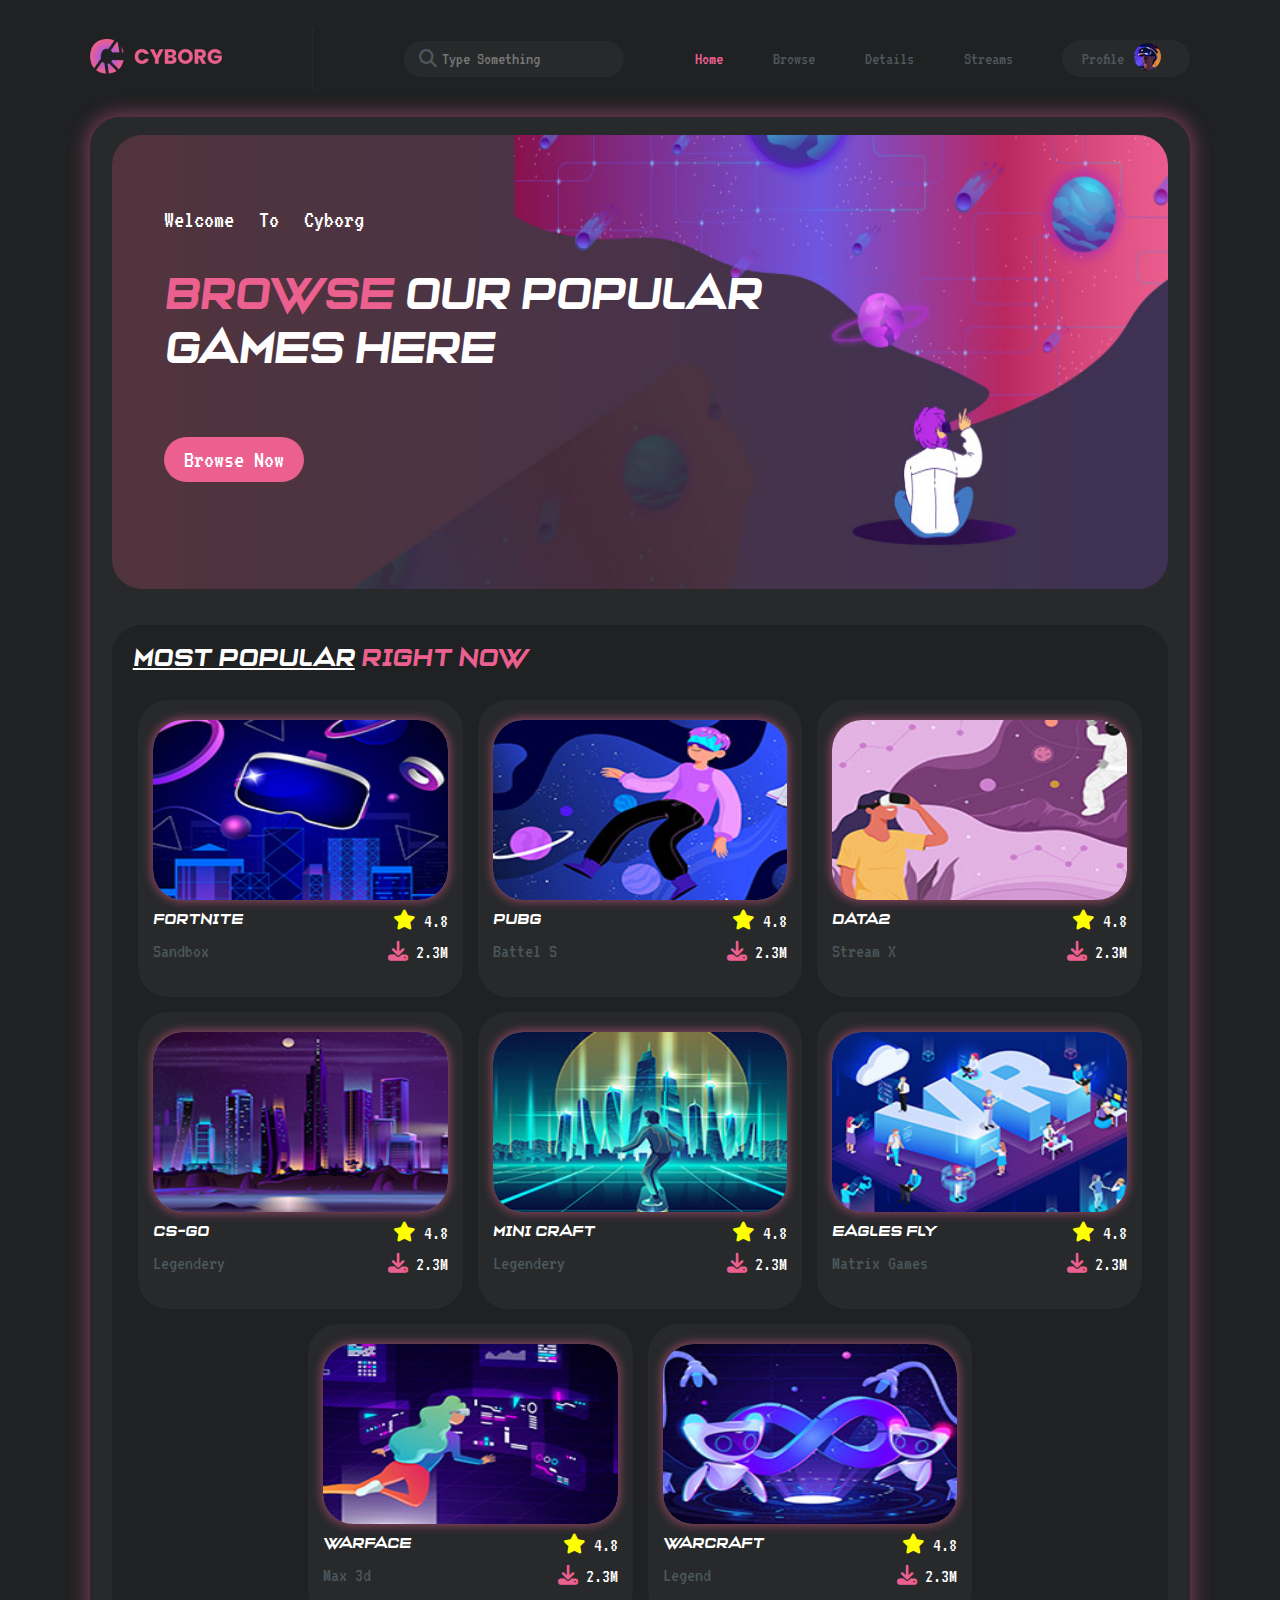
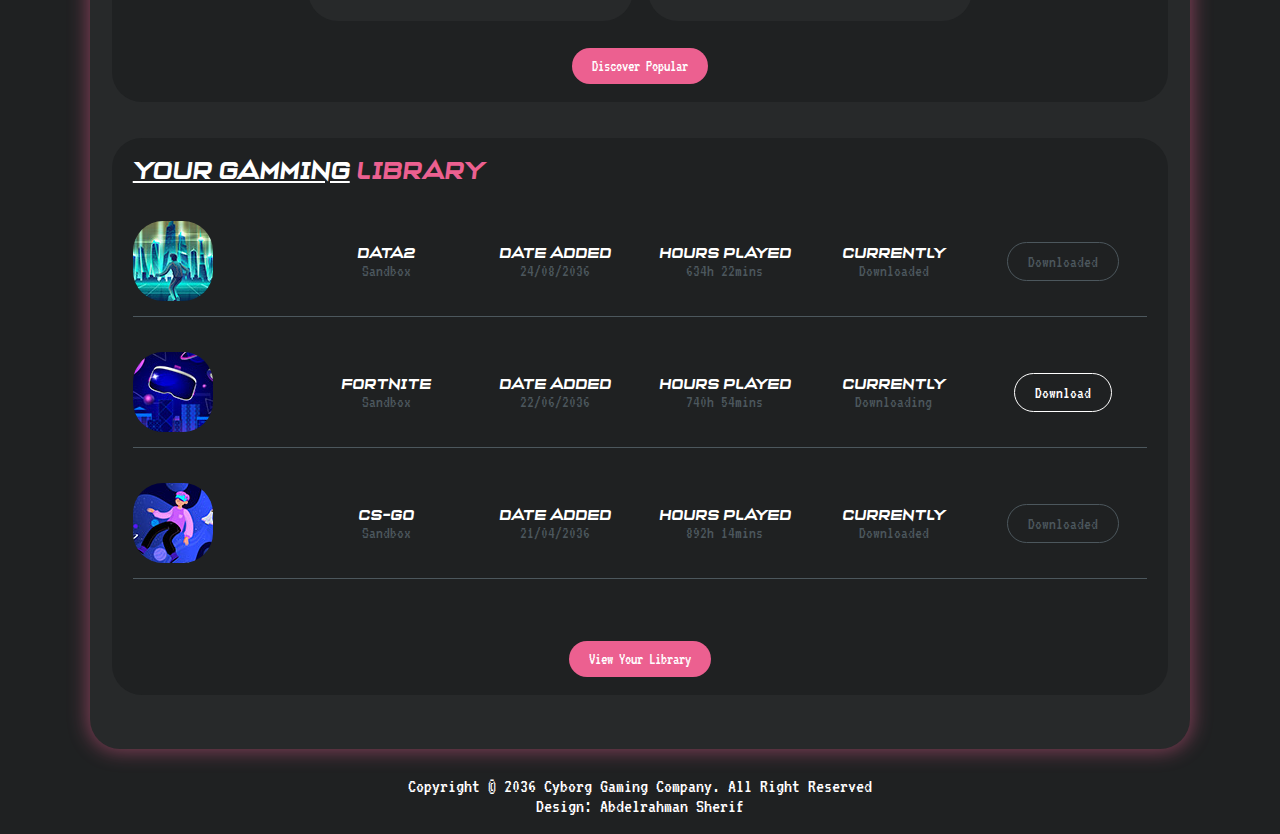
<file: index.html>
<!DOCTYPE html>
<html lang="en">
<head>
    <meta charset="UTF-8">
    <meta name="viewport" content="width=device-width, initial-scale=1.0">
    <title>Cyborg - Awesome HTML5 Template</title>

    <!-- Icons -->
    <link rel="stylesheet" href="https://cdnjs.cloudflare.com/ajax/libs/font-awesome/6.7.2/css/all.min.css" integrity="sha512-Evv84Mr4kqVGRNSgIGL/F/aIDqQb7xQ2vcrdIwxfjThSH8CSR7PBEakCr51Ck+w+/U6swU2Im1vVX0SVk9ABhg==" crossorigin="anonymous" referrerpolicy="no-referrer" />
    <link rel="stylesheet" href="assets/styles/style.css">
</head>
<body>
    <!-- main container -->
    <section class="main-container">   
        <!-- header -->
        <div class="header">
            <div class="logo">
                <a href="index.html"><img src="assets/images/logo.png" alt="logo"></a>
            </div>
            <div class="h-line"></div>
            <div class="search">
                <i class="fa-solid fa-magnifying-glass"></i>
                <input type="search" name="" placeholder="Type Something">
            </div>
            <label for="list"><i class="fa-solid fa-list-ul"></i></label>
            <input type="checkbox" id="list">
            <ul>
                <li><a class="active" href="index.html">home</a></li>
                <li><a href="assets/html/browse.html">browse</a></li>
                <li><a href="assets/html/details.html">details</a></li>
                <li><a href="assets/html/streams.html">streams</a></li>
                <li>
                    <a href="assets/html/profile.html">profile</a>
                    <a href="assets/html/profile.html"><img src="assets/images/profile-header.jpg" alt="profile"></a>
                </li>
            </ul>
        </div>

        <!-- content -->
        <div class="content">
            <!-- banner -->
            <div class="banner">
                <h3>welcome to cyborg</h3>
                <h1><span class="dsclr">browse</span> our popular <span class="dsbrk">games here</span>
                </h1>
                <button>browse now</button>
            </div>
            <!-- games -->
            <div class="popular">
                <h2><span class="under">most popular</span> right now</h2>
                <!-- game items -->
                <div class="cards">
                    <!-- card1 -->
                    <div class="card">
                        <div class="img im1">
                            <img src="assets/images/popular-01.jpg" alt="popular-01">
                        </div>
                        <div class="dt-cn1">
                            <h3>fortnite</h3>
                            <p><i class="fa-solid fa-star"></i> 4.8</p>
                        </div>
                        <div class="dt-cn2">
                            <p class="p">sandbox</p>
                            <p><i class="fa-solid fa-download"></i> 2.3M</p>
                        </div>
                    </div>

                    <!-- card2 -->
                    <div class="card">
                        <div class="img">
                            <img src="assets/images/popular-02.jpg" alt="popular-02">
                        </div>
                        <div class="dt-cn1">
                            <h3>pubg</h3>
                            <p><i class="fa-solid fa-star"></i> 4.8</p>
                        </div>
                        <div class="dt-cn2">
                            <p class="p">battel s</p>
                            <p><i class="fa-solid fa-download"></i> 2.3M</p>
                        </div>
                    </div>

                    <!-- card3 -->
                    <div class="card">
                        <div class="img">
                            <img src="assets/images/popular-03.jpg" alt="popular-03">
                        </div>
                        <div class="dt-cn1">
                            <h3>data2</h3>
                            <p><i class="fa-solid fa-star"></i> 4.8</p>
                        </div>
                        <div class="dt-cn2">
                            <p class="p">stream x</p>
                            <p><i class="fa-solid fa-download"></i> 2.3M</p>
                        </div>
                    </div>

                    <!-- card4 -->
                    <div class="card">
                        <div class="img">
                            <img src="assets/images/popular-04.jpg" alt="popular-04">
                        </div>
                        <div class="dt-cn1">
                            <h3>cs-go</h3>
                            <p><i class="fa-solid fa-star"></i> 4.8</p>
                        </div>
                        <div class="dt-cn2">
                            <p class="p">legendery</p>
                            <p><i class="fa-solid fa-download"></i> 2.3M</p>
                        </div>
                    </div>

                    <!-- card5 -->
                    <div class="card">
                        <div class="img">
                            <img src="assets/images/popular-05.jpg" alt="popular-05">
                        </div>
                        <div class="dt-cn1">
                            <h3>mini craft</h3>
                            <p><i class="fa-solid fa-star"></i> 4.8</p>
                        </div>
                        <div class="dt-cn2">
                            <p class="p">legendery</p>
                            <p><i class="fa-solid fa-download"></i> 2.3M</p>
                        </div>
                    </div>

                    <!-- card6 -->
                    <div class="card">
                        <div class="img">
                            <img src="assets/images/popular-06.jpg" alt="popular-06">
                        </div>
                        <div class="dt-cn1">
                            <h3>eagles fly</h3>
                            <p><i class="fa-solid fa-star"></i> 4.8</p>
                        </div>
                        <div class="dt-cn2">
                            <p class="p">matrix games</p>
                            <p><i class="fa-solid fa-download"></i> 2.3M</p>
                        </div>
                    </div>

                    <!-- card7 -->
                    <div class="card">
                        <div class="img">
                            <img src="assets/images/popular-07.jpg" alt="popular-07">
                        </div>
                        <div class="dt-cn1">
                            <h3>warface</h3>
                            <p><i class="fa-solid fa-star"></i> 4.8</p>
                        </div>
                        <div class="dt-cn2">
                            <p class="p">max 3d</p>
                            <p><i class="fa-solid fa-download"></i> 2.3M</p>
                        </div>
                    </div>

                    <!-- card8 -->
                    <div class="card">
                        <div class="img">
                            <img src="assets/images/popular-08.jpg" alt="popular-08">
                        </div>
                        <div class="dt-cn1">
                            <h3>warcraft</h3>
                            <p><i class="fa-solid fa-star"></i> 4.8</p>
                        </div>
                        <div class="dt-cn2">
                            <p class="p">legend</p>
                            <p><i class="fa-solid fa-download"></i> 2.3M</p>
                        </div>
                    </div>
                </div>

                <!-- button -->
                 <div class="btn">
                    <button>discover popular</button>
                 </div>
            </div>

            <!-- library -->
            <div class="lib">
                <h2><span class="under">your gamming</span> library</h2>
                
                <!-- my games -->
                <div class="my-games">
                    <!-- game1 -->
                    <div class="gm g1">
                        <img src="assets/images/game-01.jpg" alt="game-01">
                        <div class="data ">
                            <h3>data2</h3>
                            <p>sandbox</p>
                        </div>
                        <div class="data">
                            <h3>date added</h3>
                            <p>24/08/2036</p>
                        </div>
                        <div class="data">
                            <h3>hours played</h3>
                            <p>634h 22mins</p>
                        </div>
                        <div class="data">
                            <h3>currently</h3>
                            <p>downloaded</p>
                        </div>
                        <button>downloaded</button>
                    </div>

                    <!-- game2 -->
                    <div class="gm g2">
                        <img src="assets/images/game-02.jpg" alt="game-02">
                        <div class="data ">
                            <h3>fortnite</h3>
                            <p>sandbox</p>
                        </div>
                        <div class="data">
                            <h3>date added</h3>
                            <p>22/06/2036</p>
                        </div>
                        <div class="data">
                            <h3>hours played</h3>
                            <p>740h 54mins</p>
                        </div>
                        <div class="data">
                            <h3>currently</h3>
                            <p>downloading</p>
                        </div>
                        <button>download</button>
                    </div>

                    <!-- game3 -->
                    <div class="gm g1">
                        <img src="assets/images/game-03.jpg" alt="game-03">
                        <div class="data">
                            <h3>cs-go</h3>
                            <p>sandbox</p>
                        </div>
                        <div class="data">
                            <h3>date added</h3>
                            <p>21/04/2036</p>
                        </div>
                        <div class="data">
                            <h3>hours played</h3>
                            <p>892h 14mins</p>
                        </div>
                        <div class="data">
                            <h3>currently</h3>
                            <p>downloaded</p>
                        </div>
                        <button>downloaded</button>
                    </div>
                </div>

                <!-- button -->
                <div class="btn">
                    <button class="button">view your library</button>
                </div>
            </div>
        </div>

        <!-- footer -->
        <div class="footer">
            <p>copyright &copy; 2036 <a href="">cyborg gaming company</a>. all right reserved</p>
            <p>design: <a href="https://www.linkedin.com/in/abdel-rahman-sherif-3a4975357/" target="_blank">abdelrahman sherif</a></p>
        </div>
    </section>
</body>
</html>
</file>
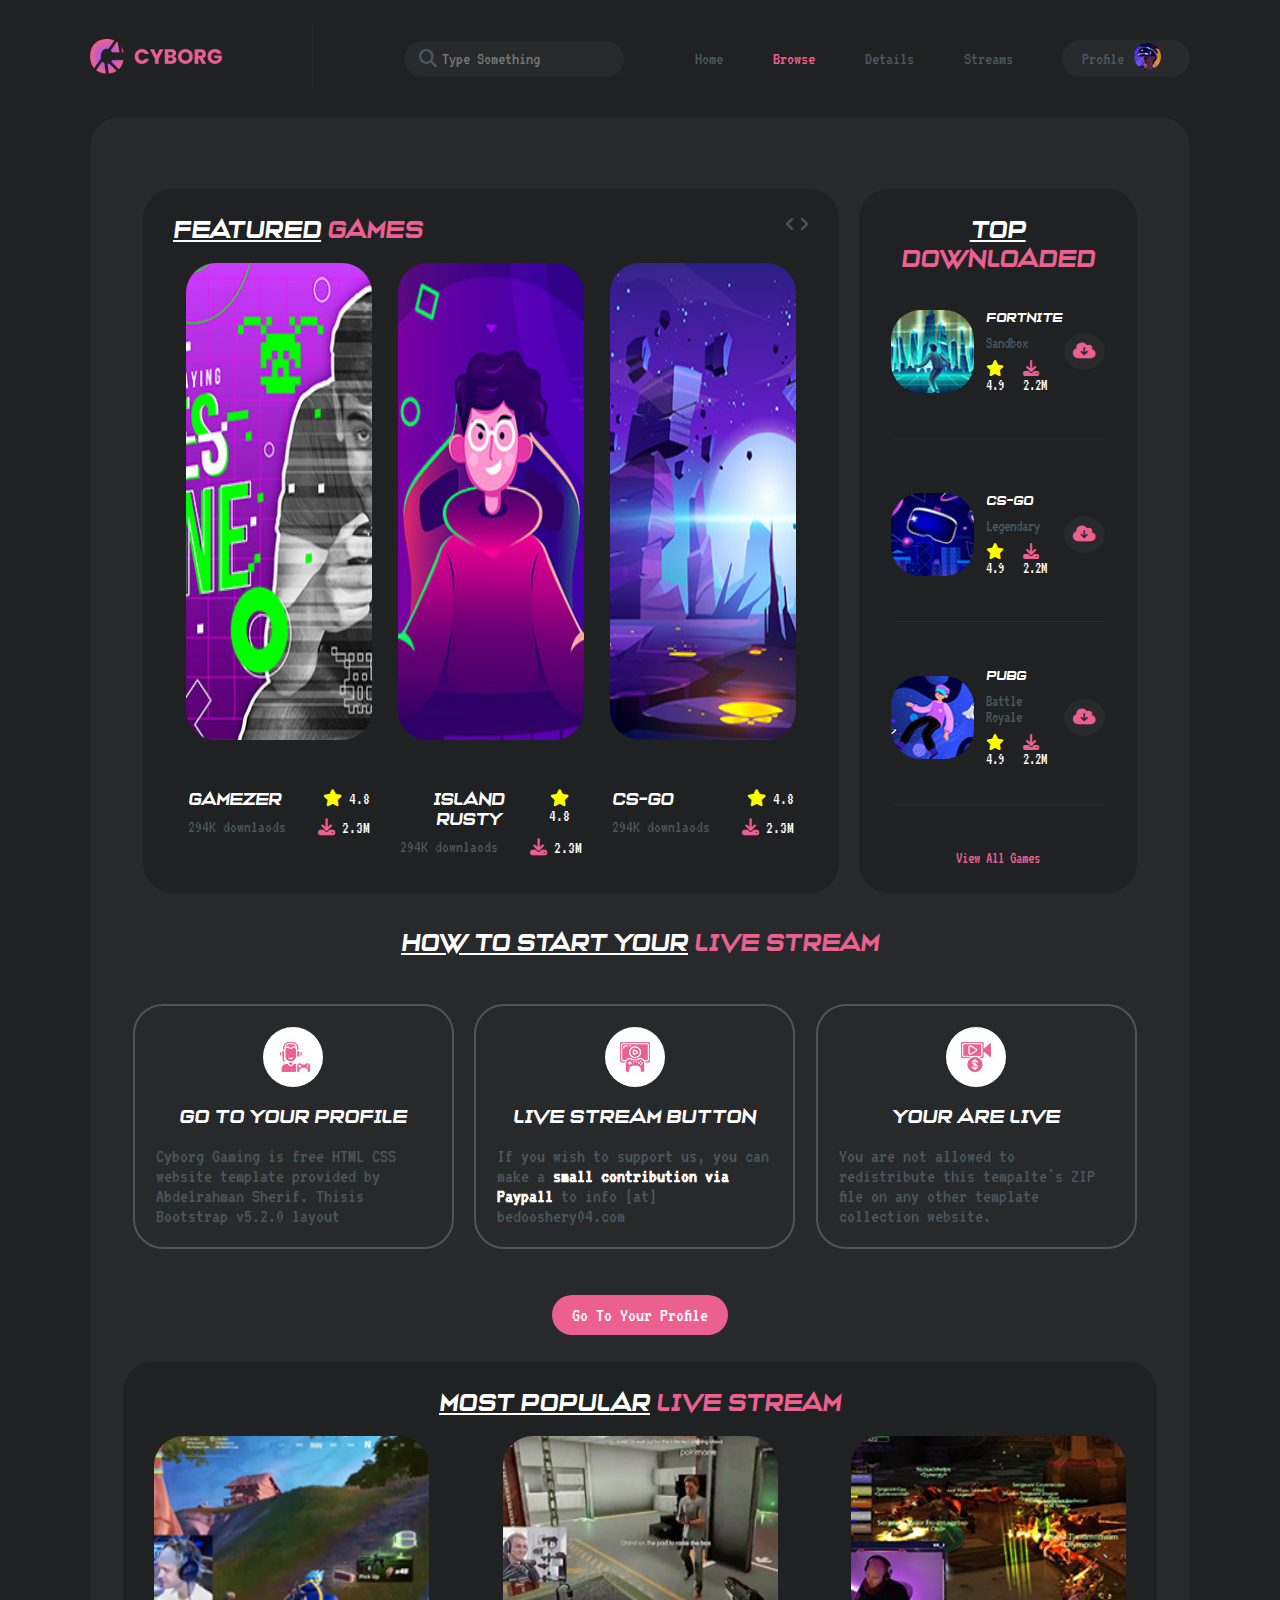
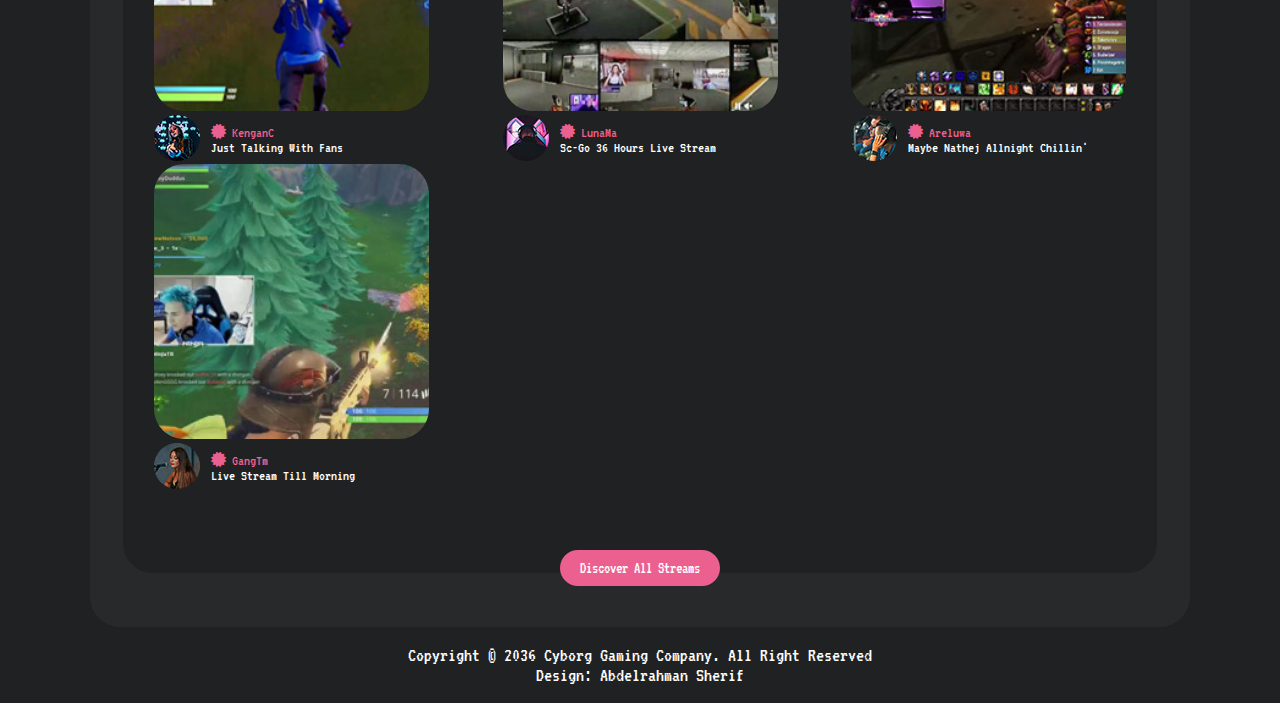
<file: assets/html/browse.html>
<!DOCTYPE html>
<html lang="en">
<head>
    <meta charset="UTF-8">
    <meta name="viewport" content="width=device-width, initial-scale=1.0">
    <title>Cyborg - Browse</title>

    <!-- Icons -->
    <link rel="stylesheet" href="https://cdnjs.cloudflare.com/ajax/libs/font-awesome/6.7.2/css/all.min.css" integrity="sha512-Evv84Mr4kqVGRNSgIGL/F/aIDqQb7xQ2vcrdIwxfjThSH8CSR7PBEakCr51Ck+w+/U6swU2Im1vVX0SVk9ABhg==" crossorigin="anonymous" referrerpolicy="no-referrer" />
    <link rel="stylesheet" href="../styles/browse-style.css">
</head>
<body>
    <!-- main container -->
    <section class="main-container">   
        <!-- header -->
        <nav>
            <div class="logo">
                <a href="../../index.html"><img src="../images/logo.png" alt="logo"></a>
            </div>
            <div class="h-line"></div>
            <div class="search">
                <i class="fa-solid fa-magnifying-glass"></i>
                <input type="search" name="" placeholder="Type Something">
            </div>
            <label for="list"><i class="fa-solid fa-list-ul"></i></label>
            <input type="checkbox" id="list">
            <ul>
                <li><a href="../../index.html">home</a></li>
                <li><a class="active" href="browse.html">browse</a></li>
                <li><a href="details.html">details</a></li>
                <li><a href="streams.html">streams</a></li>
                <li>
                    <a href="profile.html">profile</a>
                    <a href="profile.html"><img src="../images/profile-header.jpg" alt="profile"></a>
                </li>
            </ul>
        </nav>

        <div class="container">
            <!-- featured & top -->
            <section class="fea-top">
                <!-- featured -->
                <article>
                    <!-- header featured -->
                    <header>
                        <h2><span>featured</span> games</h2>
                        <div class="arrows">
                            <i class="fa-solid fa-angle-left"></i>
                            <i class="fa-solid fa-angle-right"></i>
                        </div>
                    </header>

                    <!-- body featured -->
                    <div class="holder">
                        <!-- game1 -->
                        <div class="fgames g1">
                            <div class="img">
                                <img src="../images/featured-01.jpg" alt="featured-01">
                                <button class="btn">2.4K Streaming</button>
                            </div>
                            <div class="f-games-data1">
                                <p class="p1">gamezer</p>
                                <p><i class="fa-solid fa-star"></i> 4.8 </p>
                            </div>
                            <div class="f-games-data2">
                                <p class="p2">294K downlaods</p>
                                <p><i class="fa-solid fa-download"></i> 2.3M</p>
                        </div>
                    </div>

                    <!-- game2 -->
                    <div class="fgames g2">
                        <div class="img">
                            <img src="../images/featured-02.jpg" alt="featured-02">
                            <button class="btn">2.4K Streaming</button>
                        </div>
                            <div class="f-games-data1">
                                <p class="p1">island rusty</p>
                                <p><i class="fa-solid fa-star"></i> 4.8 </p>
                            </div>
                            <div class="f-games-data2">
                                <p class="p2">294K downlaods</p>
                                <p><i class="fa-solid fa-download"></i> 2.3M</p>
                            </div>
                        </div>

                        <!-- game3 -->
                        <div class="fgames g3">
                            <div class="img">
                                <img src="../images/featured-03.jpg" alt="featured-03">
                                <button class="btn">2.4K Streaming</button>
                            </div>
                            <div class="f-games-data1">
                                <p class="p1">cs-go</p>
                                <p><i class="fa-solid fa-star"></i> 4.8 </p>
                            </div>
                            <div class="f-games-data2">
                                <p class="p2">294K downlaods</p>
                                <p><i class="fa-solid fa-download"></i> 2.3M</p>
                            </div>
                        </div>
                    </div>
                </article>

                <aside>
                    <!-- header -->
                    <h2><span>top</span> downloaded</h2>
            
                    <!-- games 1-->
                    <div class="game">
                        <img src="../images/game-01.jpg" alt="game-01">
                        <div class="game-info">
                            <h3>fortnite</h3>
                            <p class="p">sandbox</p>
                            <div class="stats">
                                <p><i class="fa-solid fa-star"></i> 4.9</p>
                                <p><i class="fa-solid fa-download"></i> 2.2M</p>
                            </div>
                        </div>
                        <button class="download"><i class="fa-solid fa-cloud-arrow-down"></i></button>
                    </div>
            
                    <!-- game 2 -->
                    <div class="game">
                        <img src="../images/game-02.jpg" alt="game-02">
                        <div class="game-info">
                            <h3>cs-go</h3>
                            <p class="p">legendary</p>
                            <div class="stats">
                                <p><i class="fa-solid fa-star"></i> 4.9</p>
                                <p><i class="fa-solid fa-download"></i> 2.2M</p>
                            </div>
                        </div>
                        <button class="download"><i class="fa-solid fa-cloud-arrow-down"></i></button>
                    </div>

                    <!-- game 3 -->
                    <div class="game">
                        <img src="../images/game-03.jpg" alt="game-03">
                        <div class="game-info">
                            <h3>pubg</h3>
                            <p class="p">battle royale</p>
                            <div class="stats">
                                <p><i class="fa-solid fa-star"></i> 4.9</p>
                                <p><i class="fa-solid fa-download"></i> 2.2M</p>
                            </div>
                        </div>
                        <button class="download"><i class="fa-solid fa-cloud-arrow-down"></i></button>
                    </div>
            
                    <a href="details.html" class="view-all">View All Games</a>
                </aside>
            </section>

            <!-- streams -->
            <section class="stream">
                <h2><span>how to start your</span> live stream</h2>
                <div class="how-stream">
                    <!-- stream 1 -->
                    <div class="stream s1">
                        <img src="../images/service-01.jpg" alt="service-01">
                        <h3>go to your profile</h3>
                        <p><span class="cap">cyborg gaming</span> is free <span class="upper">html css</span> website template provided by <span class="cap">Abdelrahman Sherif. this</span>is <span class="cap">bootstrap</span> v5.2.0 layout</p>
                    </div>

                    <!-- stream2 -->
                    <div class="stream s2">
                        <img src="../images/service-02.jpg" alt="service-02">
                        <h3>live stream button</h3>
                        <p><span class="cap">if</span> you wish to support us, you can make a <span class="important">small contribution via <span class="cap">pay<span class="cap">pall</span></span></span> to info [at] bedooshery04.com</p>
                    </div>

                    <!-- stream 3 -->
                    <div class="stream s3">
                        <img src="../images/service-03.jpg" alt="service-03">
                        <h3>your are live</h3>
                        <p><span class="cap">you</span> are not allowed to redistribute this tempalte's <span class="upper">zip</span> file on any other template collection website.</p>
                    </div>
                </div>
                <a href="profile.html"><button>go to your profile</button></a>
            </section>

            <!-- popular streams -->
            <section class="popular">
                <h2><span>most popular</span> live stream</h2>
                <div class="main-pop">
                    <!-- pop 1 -->
                    <div class="pop1 pop">
                        <div class="img">
                            <img src="../images/stream-01.jpg" alt="stream-01">
                            <button class="btn-left">Live</button>
                            <button class="btn-right br1"><i class="fa-solid fa-eye"></i> 12K</button>
                            <button class="btn-right br2"><i class="fa-solid fa-gamepad"></i> CS-GO</button>
                        </div>
                        <div class="data">
                            <div class="avatar">
                                <img src="../images/avatar-01.jpg" alt="avatar-01">
                            </div>
                            <div class="info">
                                <p class="p"><i class="fa-solid fa-certificate"></i> kenganC</p>
                                <p>just talking with fans</p>
                            </div>
                        </div>
                    </div>

                    <!-- pop 2 -->
                    <div class="pop2 pop">
                        <div class="img">
                            <img src="../images/stream-02.jpg" alt="stream-02">
                            <button class="btn-left">Live</button>
                            <button class="btn-right br1"><i class="fa-solid fa-eye"></i> 12K</button>
                            <button class="btn-right br2"><i class="fa-solid fa-gamepad"></i> CS-GO</button>
                        </div>
                        <div class="data">
                            <div class="avatar">
                                <img src="../images/avatar-02.jpg" alt="avatar-02">
                            </div>
                            <div class="info">
                                <p class="p"><i class="fa-solid fa-certificate"></i> lunaMa</p>
                                <p><span class="upper">sc-go</span> 36 hours live stream</p>
                            </div>
                        </div>
                    </div>

                    <!-- pop 3 -->
                    <div class="pop3 pop">
                        <div class="img">
                            <img src="../images/stream-03.jpg" alt="stream-03">
                            <button class="btn-left">Live</button>
                            <button class="btn-right br1"><i class="fa-solid fa-eye"></i> 12K</button>
                            <button class="btn-right br2"><i class="fa-solid fa-gamepad"></i> CS-GO</button>
                        </div>
                        <div class="data">
                            <div class="avatar">
                                <img src="../images/avatar-03.jpg" alt="avatar-03">
                            </div>
                            <div class="info">
                                <p class="p"><i class="fa-solid fa-certificate"></i> areluwa</p>
                                <p>maybe nathej allnight chillin'</p>
                            </div>
                        </div>
                    </div>

                    <!-- pop 4 -->
                    <div class="pop4 pop">
                        <div class="img">
                            <img src="../images/stream-04.jpg" alt="stream-04">
                            <button class="btn-left">Live</button>
                            <button class="btn-right br1"><i class="fa-solid fa-eye"></i> 12K</button>
                            <button class="btn-right br2"><i class="fa-solid fa-gamepad"></i> CS-GO</button>
                        </div>
                        <div class="data">
                            <div class="avatar">
                                <img src="../images/avatar-04.jpg" alt="avatar-04">
                            </div>
                            <div class="info">
                                <p class="p"><i class="fa-solid fa-certificate"></i> gangTm</p>
                                <p>live stream till morning</p>
                            </div>
                        </div>
                    </div>
                </div>
                <a href="streams.html"><button>discover all streams</button></a>
            </section>
        </div>

        <!-- footer -->
        <div class="footer">
            <p>copyright &copy; 2036 <a href="">cyborg gaming company</a>. all right reserved</p>
            <p>design: <a href="https://www.linkedin.com/in/abdel-rahman-sherif-3a4975357/" target="_blank">abdelrahman sherif</a></p>
        </div>
    </section>
</body>
</html>
</file>
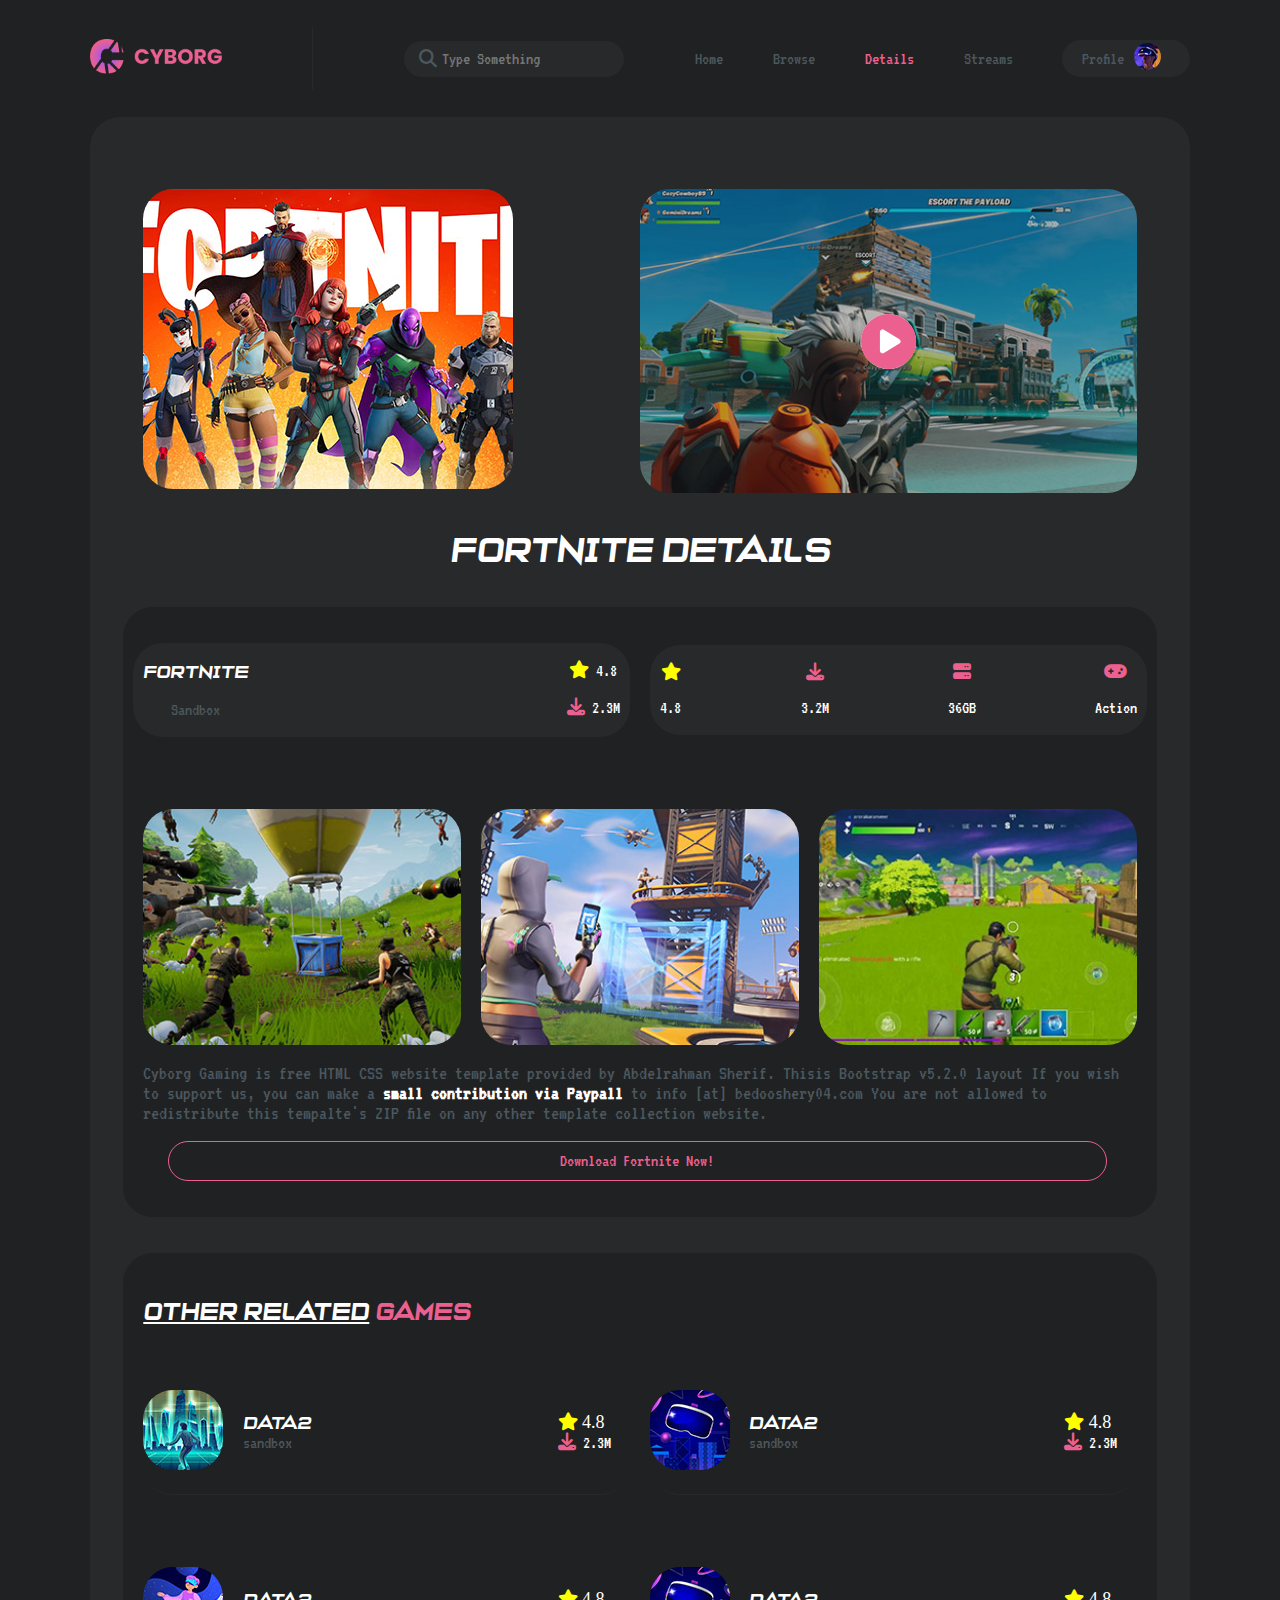
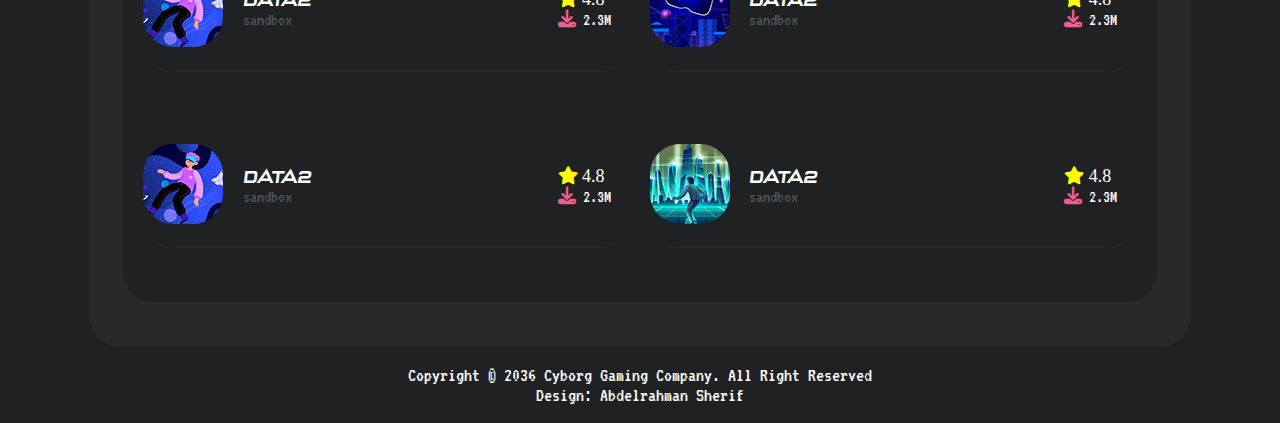
<file: assets/html/details.html>
<!DOCTYPE html>
<html lang="en">

<head>
    <meta charset="UTF-8">
    <meta name="viewport" content="width=device-width, initial-scale=1.0">
    <title>Cyborg - Details</title>

    <!-- Icons -->
    <link rel="stylesheet" href="https://cdnjs.cloudflare.com/ajax/libs/font-awesome/6.7.2/css/all.min.css"
        integrity="sha512-Evv84Mr4kqVGRNSgIGL/F/aIDqQb7xQ2vcrdIwxfjThSH8CSR7PBEakCr51Ck+w+/U6swU2Im1vVX0SVk9ABhg=="
        crossorigin="anonymous" referrerpolicy="no-referrer" />
    <link rel="stylesheet" href="../styles/details-style.css">
</head>

<body>
    <!-- main container -->
    <section class="main-container">
        <!-- header -->
        <nav>
            <div class="logo">
                <a href="../../index.html"><img src="../images/logo.png" alt="logo"></a>
            </div>
            <div class="h-line"></div>
            <div class="search">
                <i class="fa-solid fa-magnifying-glass"></i>
                <input type="search" name="" placeholder="Type Something">
            </div>
            <label for="list"><i class="fa-solid fa-list-ul"></i></label>
            <input type="checkbox" id="list">
            <ul>
                <li><a href="../../index.html">home</a></li>
                <li><a href="browse.html">browse</a></li>
                <li><a class="active" href="details.html">details</a></li>
                <li><a href="streams.html">streams</a></li>
                <li>
                    <a href="profile.html">profile</a>
                    <a href="profile.html"><img src="../images/profile-header.jpg" alt="profile"></a>
                </li>
            </ul>
        </nav>

        <div class="container">
            <section class="banners">
                <section class="banner b1">
                    <img src="../images/feature-left.jpg" alt="feature-left">
                </section>
                <section class="banner b2">
                    <button><i class="fa-solid fa-circle-play"></i></button>
                </section>
            </section>
            
            <h1>fortnite details</h1>

            <section class="game">
                <header>
                    <article class="ti-dev">
                        <p class="tit"><span class="title">fortnite</span> <span class="blk">sandbox</span></p>
                        <p><i class="fa-solid fa-star"></i> 4.8 <span class="blk"><i class="fa-solid fa-download"></i> 2.3M</span></p>
                    </article>
                    <article class="details">
                        <p><i class="fa-solid fa-star"></i> <span class="blk">4.8</span></p>
                        <p><i class="fa-solid fa-download"></i> <span class="blk">3.2M</span></p>
                        <p><i class="fa-solid fa-server"></i> <span class="blk">36GB</span></p>
                        <p><i class="fa-solid fa-gamepad"></i><span class="blk">action</span></p>
                    </article>
                </header>

                <section>
                    <article class="imgs">
                        <img src="../images/details-01.jpg" alt="details-01">
                        <img src="../images/details-02.jpg" alt="details-02">
                        <img src="../images/details-03.jpg" alt="details-03">
                    </article>
                    <article class="article">
                        <p>
                            <span class="cap">cyborg gaming</span> is free <span class="upper">html css</span> website template provided by <span class="cap">Abdelrahman Sherif. this</span>is <span class="cap">bootstrap</span> v5.2.0 layout
                            <span class="cap">if</span> you wish to support us, you can make a <span class="important">small contribution via <span class="cap">pay<span class="cap">pall</span></span></span> to info [at] bedooshery04.com
                            <span class="cap">you</span> are not allowed to redistribute this tempalte's <span class="upper">zip</span> file on any other template collection website.
                        </p>
                    </article>
                    <div class="btn">
                        <button>download fortnite now!</button>
                    </div>
                </section>
            </section>
        
            <section class="related">
                <h2><span>other related</span> games</h2>
                <div class="games">
                    <div class="game g1">
                        <div class="img">
                            <img src="../images/game-01.jpg" alt="game-01">
                        </div>
                        <div class="data">
                            <p class="p">Data2<span class="blk">sandbox</span></p>
                            <p><i class="fa-solid fa-star"></i> 4.8 <span class="blk"><i class="fa-solid fa-download"></i> 2.3M</span></p>
                        </div>
                    </div>

                    <div class="game g2">
                        <div class="img">
                            <img src="../images/game-02.jpg" alt="game-02">
                        </div>
                        <div class="data">
                            <p class="p">Data2<span class="blk">sandbox</span></p>
                            <p><i class="fa-solid fa-star"></i> 4.8 <span class="blk"><i class="fa-solid fa-download"></i> 2.3M</span></p>
                        </div>
                    </div>

                    <div class="game g3">
                        <div class="img">
                            <img src="../images/game-03.jpg" alt="game-03">
                        </div>
                        <div class="data">
                            <p class="p">Data2<span class="blk">sandbox</span></p>
                            <p><i class="fa-solid fa-star"></i> 4.8 <span class="blk"><i class="fa-solid fa-download"></i> 2.3M</span></p>
                        </div>
                    </div>

                    <div class="game g4">
                        <div class="img">
                            <img src="../images/game-02.jpg" alt="game-02">
                        </div>
                        <div class="data">
                            <p class="p">Data2<span class="blk">sandbox</span></p>
                            <p><i class="fa-solid fa-star"></i> 4.8 <span class="blk"><i class="fa-solid fa-download"></i> 2.3M</span></p>
                        </div>
                    </div>

                    <div class="game g5">
                        <div class="img">
                            <img src="../images/game-03.jpg" alt="game-03">
                        </div>
                        <div class="data">
                            <p class="p">Data2<span class="blk">sandbox</span></p>
                            <p><i class="fa-solid fa-star"></i> 4.8 <span class="blk"><i class="fa-solid fa-download"></i> 2.3M</span></p>
                        </div>
                    </div>

                    <div class="game g6">
                        <div class="img">
                            <img src="../images/game-01.jpg" alt="game-01">
                        </div>
                        <div class="data">
                            <p class="p">Data2<span class="blk">sandbox</span></p>
                            <p><i class="fa-solid fa-star"></i> 4.8 <span class="blk"><i class="fa-solid fa-download"></i> 2.3M</span></p>
                        </div>
                    </div>
                </div>
            </section>

        </div>

        <!-- footer -->
        <div class="footer">
            <p>copyright &copy; 2036 <a href="">cyborg gaming company</a>. all right reserved</p>
            <p>design: <a href="https://www.linkedin.com/in/abdel-rahman-sherif-3a4975357/" target="_blank">abdelrahman sherif</a></p>
        </div>
    </section>
</body>

</html>
</file>
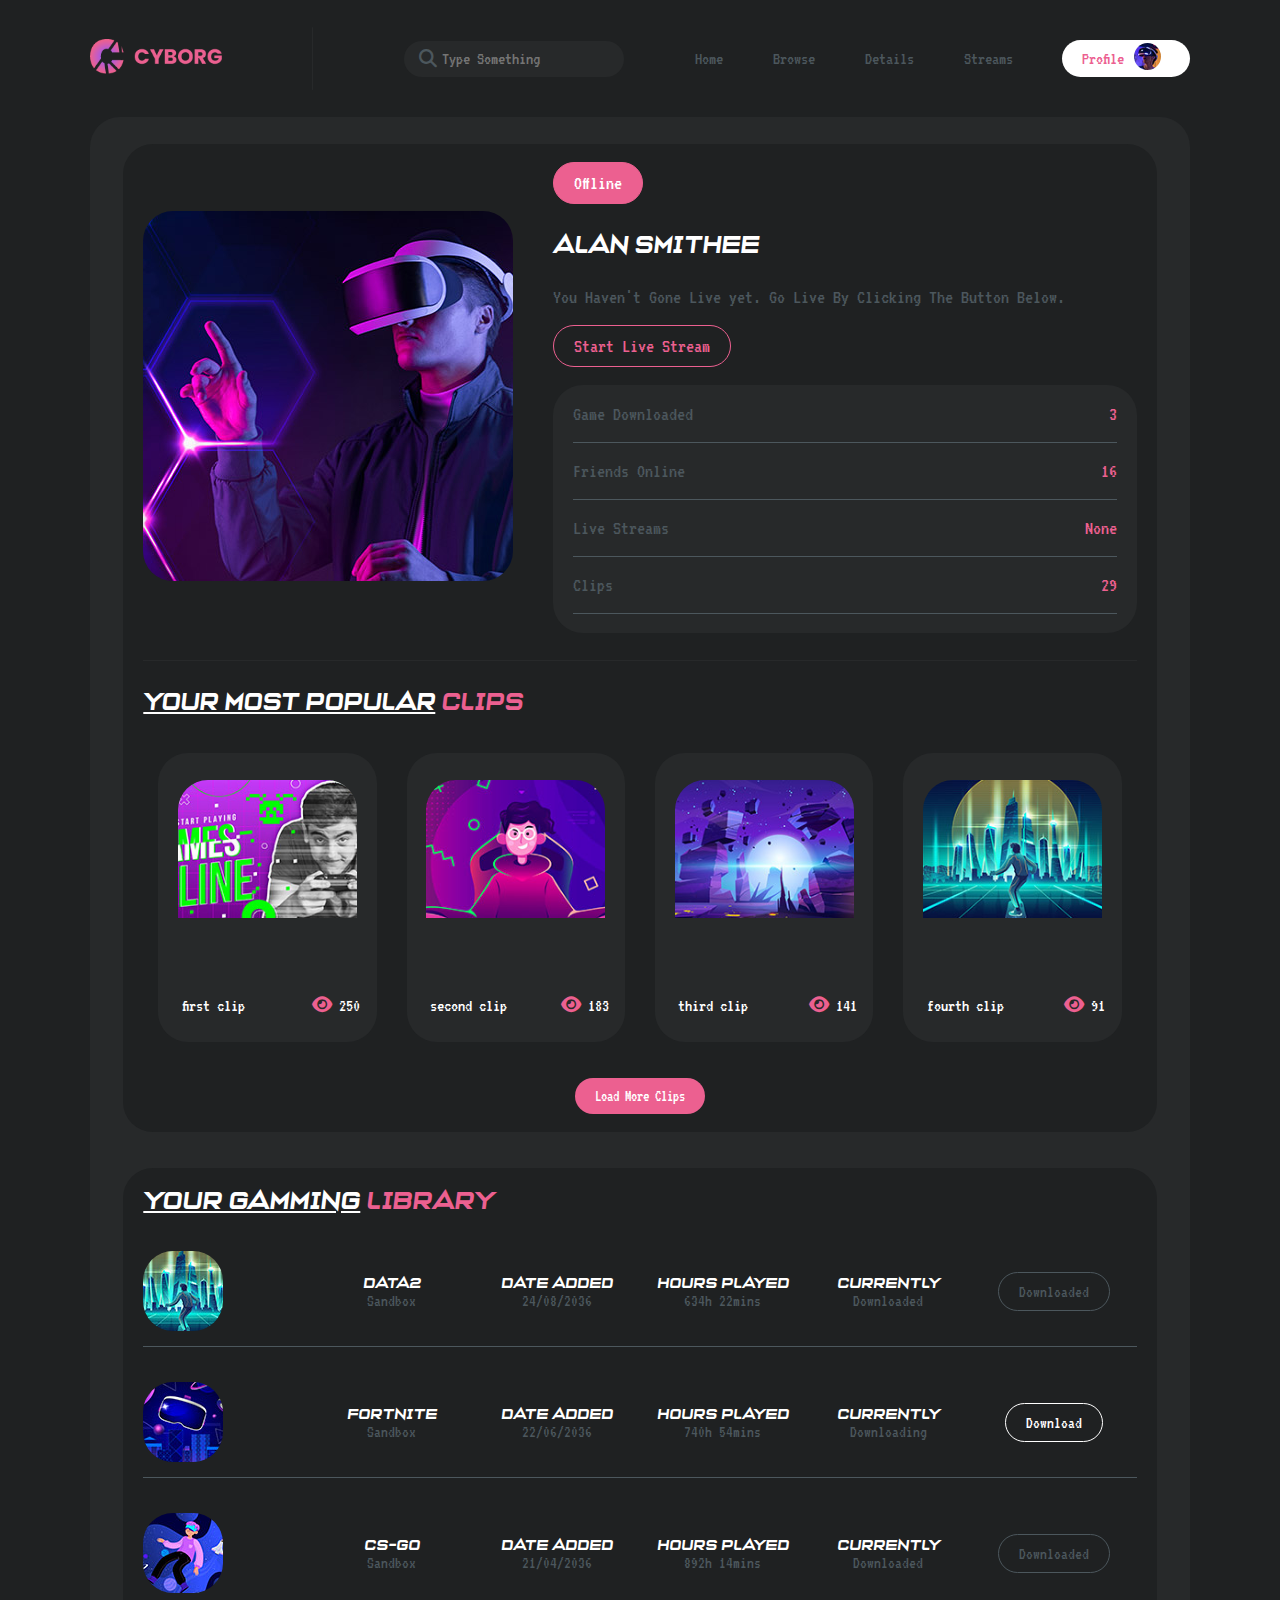
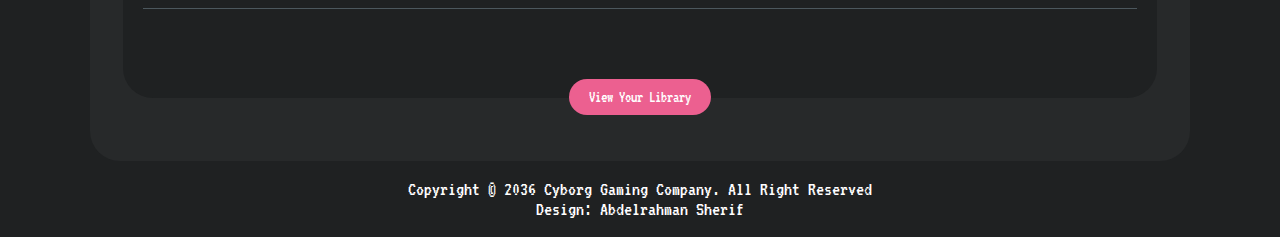
<file: assets/html/profile.html>
<!DOCTYPE html>
<html lang="en">
<head>
    <meta charset="UTF-8">
    <meta name="viewport" content="width=device-width, initial-scale=1.0">
    <title>Cyborg - Profile</title>

    <!-- Icons -->
    <link rel="stylesheet" href="https://cdnjs.cloudflare.com/ajax/libs/font-awesome/6.7.2/css/all.min.css" integrity="sha512-Evv84Mr4kqVGRNSgIGL/F/aIDqQb7xQ2vcrdIwxfjThSH8CSR7PBEakCr51Ck+w+/U6swU2Im1vVX0SVk9ABhg==" crossorigin="anonymous" referrerpolicy="no-referrer" />
    <link rel="stylesheet" href="../styles/profile-style.css">
</head>
<body>
    <!-- main container -->
    <section class="main-container">   
        <!-- header -->
        <nav>
            <div class="logo">
                <a href="../../index.html"><img src="../images/logo.png" alt="logo"></a>
            </div>
            <div class="h-line"></div>
            <div class="search">
                <i class="fa-solid fa-magnifying-glass"></i>
                <input type="search" name="" placeholder="Type Something">
            </div>
            <label for="list"><i class="fa-solid fa-list-ul"></i></label>
            <input type="checkbox" id="list">
            <ul>
                <li><a href="../../index.html">home</a></li>
                <li><a href="browse.html">browse</a></li>
                <li><a href="details.html">details</a></li>
                <li><a href="streams.html">streams</a></li>
                <li>
                    <a class="active" href="profile.html">profile</a>
                    <a href="profile.html"><img src="../images/profile-header.jpg" alt="profile"></a>
                </li>
            </ul>
        </nav>

        <section class="contain">
            <article>
                <div class="part1">
                    <div class="img">
                        <img src="../images/profile.jpg" alt="profile">
                    </div>
                    <div class="status-stats">
                        <div class="status">
                            <button class="btn">offline</button>
                            <h2>alan smithee</h2>
                            <p>you haven't gone live <span class="down">yet.</span> go live by clicking the button below.</p>
                            <button>Start Live Stream</button>
                        </div>
                        <div class="stats">
                            <div class="sta">
                                <p class="title">game downloaded</p>
                                <p class="value">3</p>                            
                            </div>
                            <div class="sta">
                                <p class="title">friends online</p>
                                <p class="value">16</p>
                            </div>
                            <div class="sta">
                                <p class="title">live streams</p>
                                <p class="value">none</p>
                            </div>
                            <div class="sta s4">
                                <p class="title">clips</p>
                                <p class="value">29</p>
                            </div>
                        </div>
                    </div>
                </div>

                <div class="part2">
                    <h2><span>your most popular</span> clips</h2>
                    <div class="clips">
                        <div class="clip">    
                            <div class="img1 img"></div>
                            <div class="info">
                                <div class="ti">
                                    first clip
                                </div>
                                <div class="views">
                                    <p><i class="fa-solid fa-eye"></i> 250</p>
                                </div>
                            </div>
                        </div>
                        <div class="clip">    
                            <div class="img2 img"></div>
                            <div class="info">
                                <div class="ti">
                                    second clip
                                </div>
                                <div class="views">
                                    <p><i class="fa-solid fa-eye"></i> 183</p>
                                </div>
                            </div>
                        </div>
                        <div class="clip">    
                            <div class="img3 img"></div>
                            <div class="info">
                                <div class="ti">
                                    third clip
                                </div>
                                <div class="views">
                                    <p><i class="fa-solid fa-eye"></i> 141</p>
                                </div>
                            </div>
                        </div>

                        <div class="clip">    
                            <div class="img4 img"></div>
                            <div class="info">
                                <div class="ti">
                                    fourth clip
                                </div>
                                <div class="views">
                                    <p><i class="fa-solid fa-eye"></i> 91</p>
                                </div>
                            </div>
                        </div>
                    </div>
                    <div class="btn">
                        <button>Load More Clips</button>
                    </div>
                </div>
            </article>

            <!-- library -->
            <div class="lib">
                <h2><span class="under">your gamming</span> library</h2>

                <!-- my games -->
                <div class="my-games">
                    <!-- game1 -->
                    <div class="gm g1">
                        <img src="../images/game-01.jpg" alt="game-01">
                        <div class="data ">
                            <h3>data2</h3>
                            <p>sandbox</p>
                        </div>
                        <div class="data">
                            <h3>date added</h3>
                            <p>24/08/2036</p>
                        </div>
                        <div class="data">
                            <h3>hours played</h3>
                            <p>634h 22mins</p>
                        </div>
                        <div class="data">
                            <h3>currently</h3>
                            <p>downloaded</p>
                        </div>
                        <button>downloaded</button>
                    </div>

                    <!-- game2 -->
                    <div class="gm g2">
                        <img src="../images/game-02.jpg" alt="game-02">
                        <div class="data ">
                            <h3>fortnite</h3>
                            <p>sandbox</p>
                        </div>
                        <div class="data">
                            <h3>date added</h3>
                            <p>22/06/2036</p>
                        </div>
                        <div class="data">
                            <h3>hours played</h3>
                            <p>740h 54mins</p>
                        </div>
                        <div class="data">
                            <h3>currently</h3>
                            <p>downloading</p>
                        </div>
                        <button>download</button>
                    </div>

                    <!-- game3 -->
                    <div class="gm g1">
                        <img src="../images/game-03.jpg" alt="game-03">
                        <div class="data">
                            <h3>cs-go</h3>
                            <p>sandbox</p>
                        </div>
                        <div class="data">
                            <h3>date added</h3>
                            <p>21/04/2036</p>
                        </div>
                        <div class="data">
                            <h3>hours played</h3>
                            <p>892h 14mins</p>
                        </div>
                        <div class="data">
                            <h3>currently</h3>
                            <p>downloaded</p>
                        </div>
                        <button>downloaded</button>
                    </div>
                </div>

                <!-- button -->
                <div class="btn">
                    <button class="button">view your library</button>
                </div>
            </div>
        </section>

        <!-- footer -->
        <div class="footer">
            <p>copyright &copy; 2036 <a href="">cyborg gaming company</a>. all right reserved</p>
            <p>design: <a href="https://www.linkedin.com/in/abdel-rahman-sherif-3a4975357/" target="_blank">abdelrahman sherif</a></p>
        </div>
    </section>
</body>
</html>
</file>
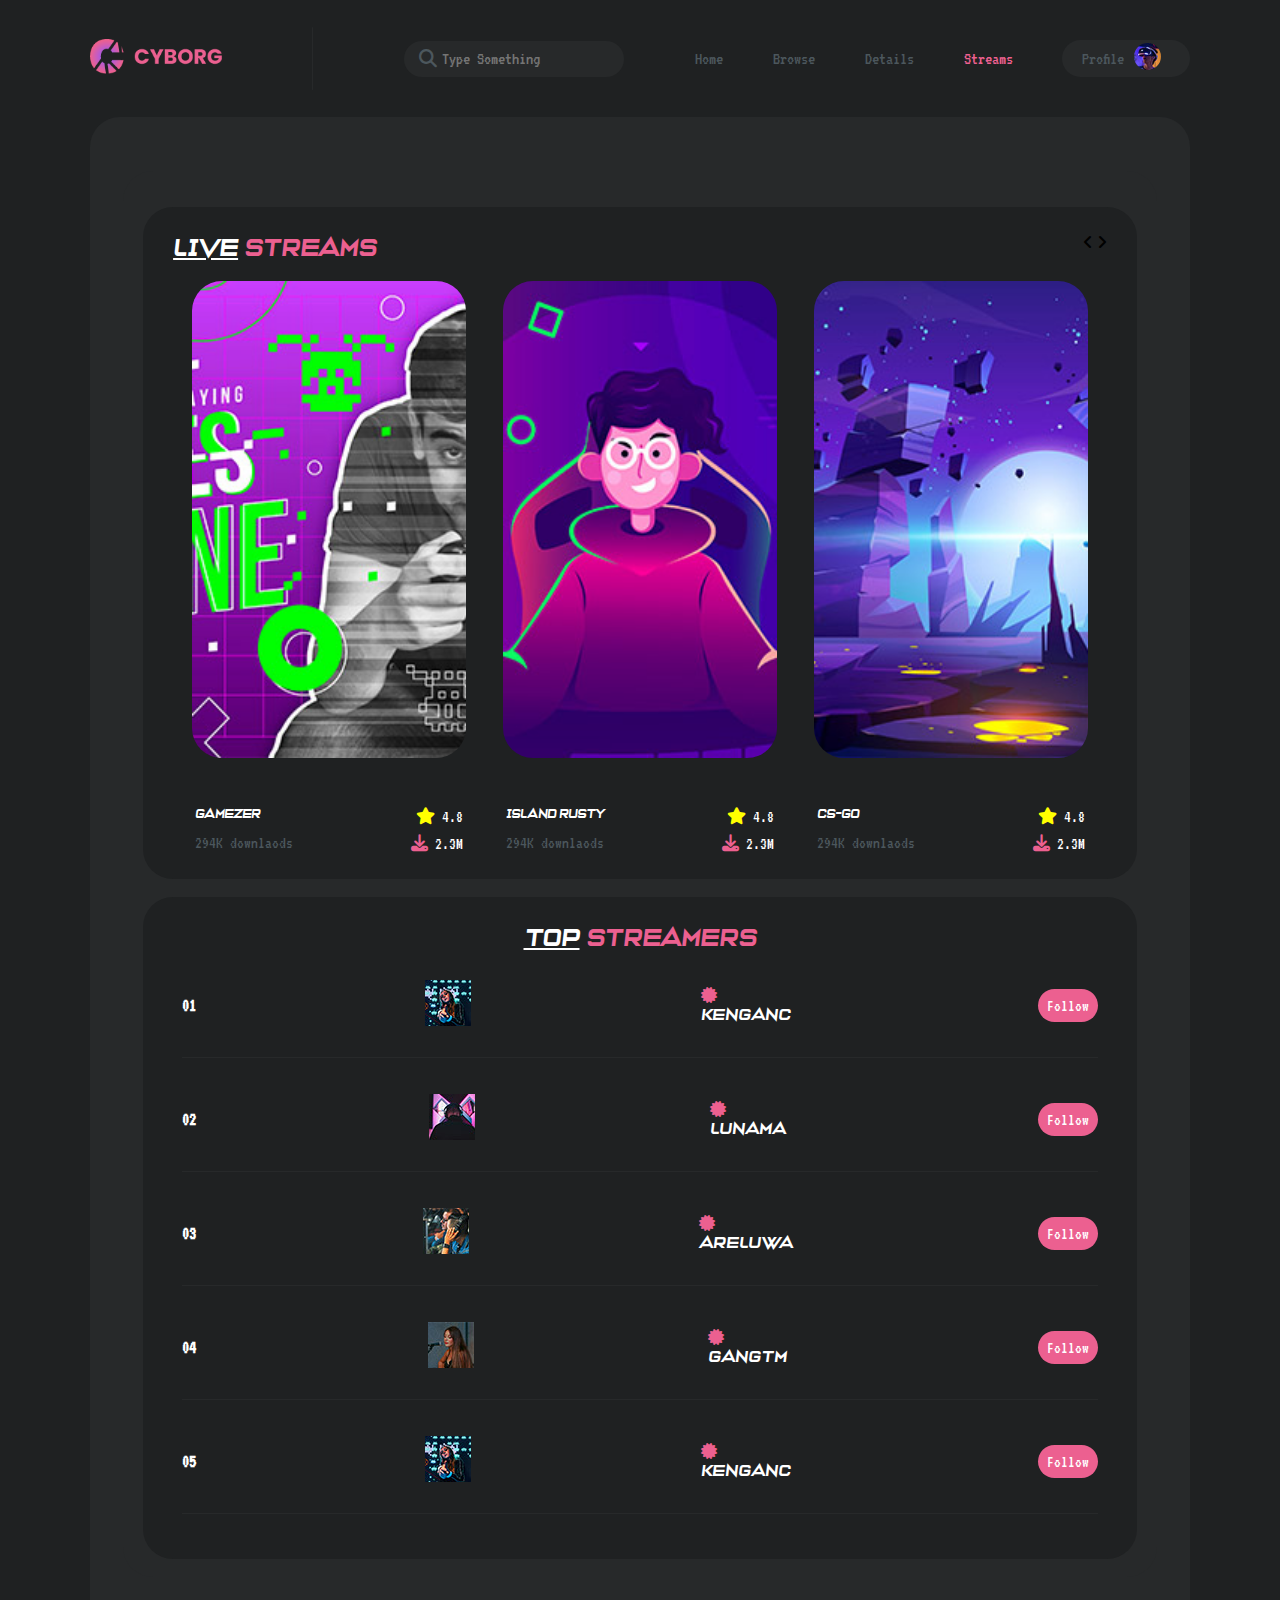
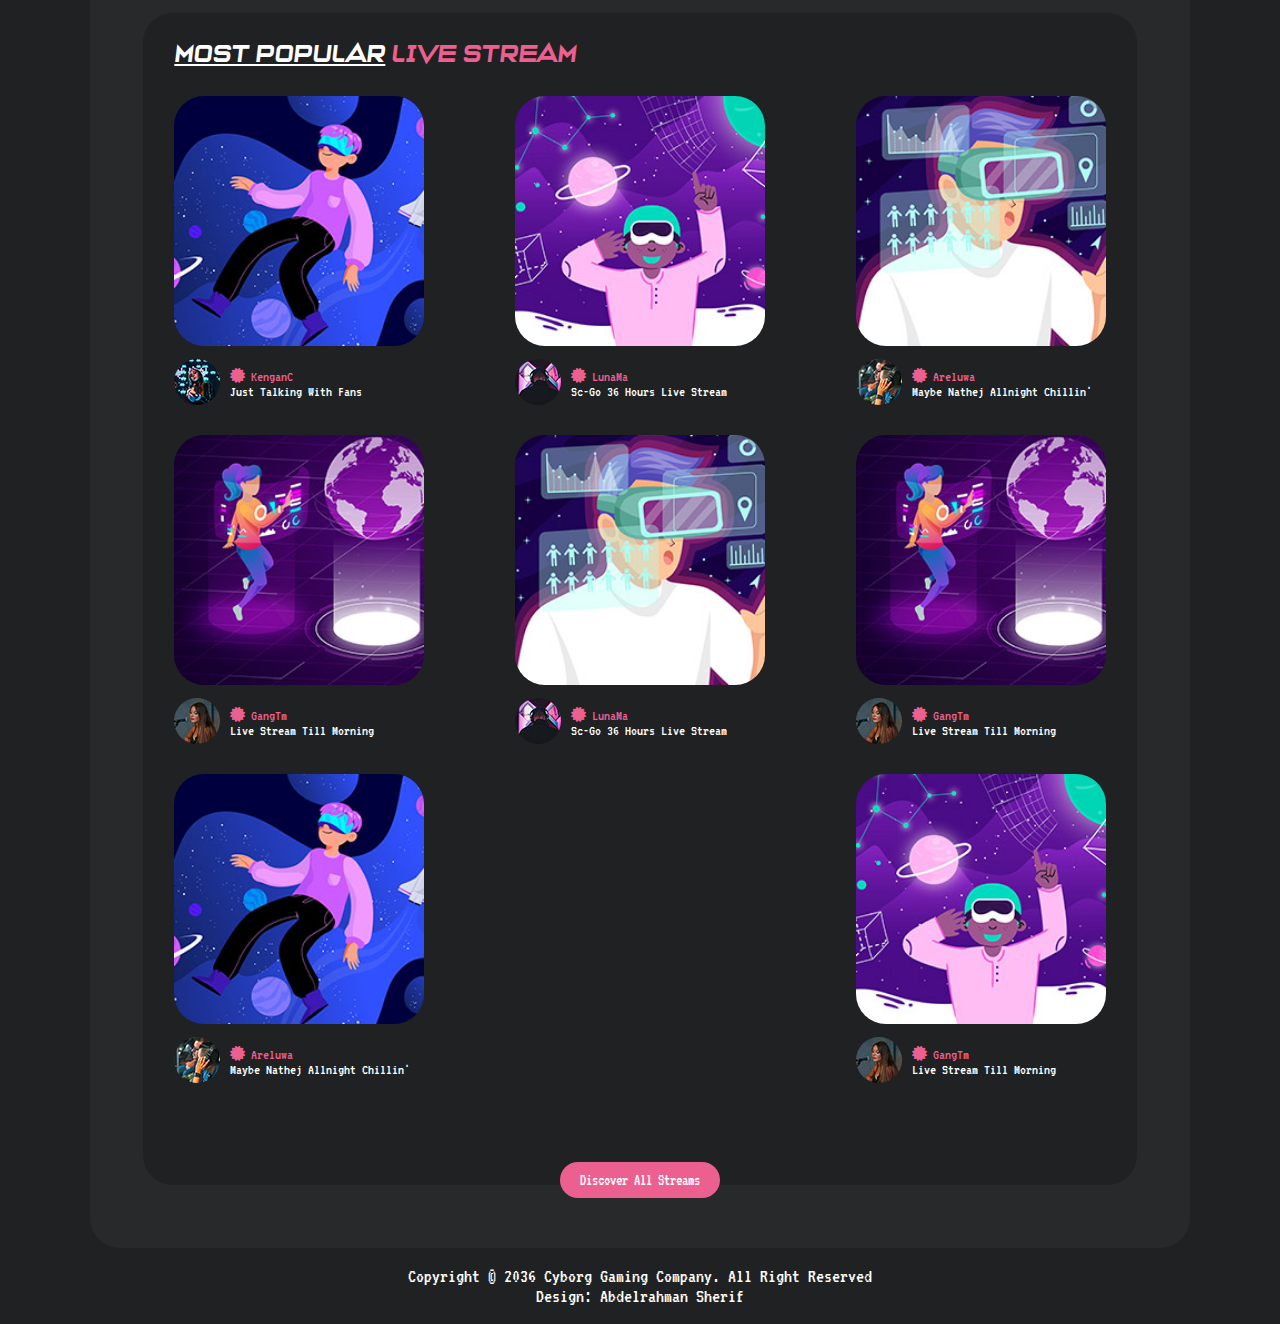
<file: assets/html/streams.html>
<!DOCTYPE html>
<html lang="en">
<head>
    <meta charset="UTF-8">
    <meta name="viewport" content="width=device-width, initial-scale=1.0">
    <title>Cyborg - Streams</title>
    <link rel="stylesheet" href="../styles/details-style.css">

    <!-- Icons -->
    <link rel="stylesheet" href="https://cdnjs.cloudflare.com/ajax/libs/font-awesome/6.7.2/css/all.min.css" integrity="sha512-Evv84Mr4kqVGRNSgIGL/F/aIDqQb7xQ2vcrdIwxfjThSH8CSR7PBEakCr51Ck+w+/U6swU2Im1vVX0SVk9ABhg==" crossorigin="anonymous" referrerpolicy="no-referrer" />
    <link rel="stylesheet" href="../styles/streams-style.css">
</head>
<body>
    <!-- main container -->
    <section class="main-container">   
        <!-- header -->
        <nav>
            <div class="logo">
                <a href="../../index.html"><img src="../images/logo.png" alt="logo"></a>
            </div>
            <div class="h-line"></div>
            <div class="search">
                <i class="fa-solid fa-magnifying-glass"></i>
                <input type="search" name="" placeholder="Type Something">
            </div>
            <label for="list"><i class="fa-solid fa-list-ul"></i></label>
            <input type="checkbox" id="list">
            <ul>
                <li><a href="../../index.html">home</a></li>
                <li><a href="browse.html">browse</a></li>
                <li><a href="details.html">details</a></li>
                <li><a class="active" href="streams.html">streams</a></li>
                <li>
                    <a href="profile.html">profile</a>
                    <a href="profile.html"><img src="../images/profile-header.jpg" alt="profile"></a>
                </li>
            </ul>
        </nav>

        <div class="contain">
            <section class="lve-top">
                <!-- live stream -->
                <article>
                    <!-- header live stream -->
                    <header>
                        <h2><span>live</span> streams</h2>
                        <div class="arrows">
                            <i class="fa-solid fa-angle-left"></i>
                            <i class="fa-solid fa-angle-right"></i>
                        </div>
                    </header>

                    <!-- body live stream -->
                    <div class="holder">
                        <!-- stream 1 -->
                        <div class="live-stram s1">
                            <div class="img">
                                <img src="../images/featured-01.jpg" alt="featured-01">
                                <button class="btn">2.4K Streaming</button>
                            </div>
                            <div class="l-stream-data1">
                                <p class="p1">gamezer</p>
                                <p><i class="fa-solid fa-star"></i> 4.8 </p>
                            </div>
                            <div class="l-stream-data2">
                                <p class="p2">294K downlaods</p>
                                <p><i class="fa-solid fa-download"></i> 2.3M</p>
                        </div>
                    </div>

                    <!-- stream 2 -->
                    <div class="live-stram s2">
                        <div class="img">
                            <img src="../images/featured-02.jpg" alt="featured-02">
                            <button class="btn">2.4K Streaming</button>
                        </div>
                            <div class="l-stream-data1">
                                <p class="p1">island rusty</p>
                                <p><i class="fa-solid fa-star"></i> 4.8 </p>
                            </div>
                            <div class="l-stream-data2">
                                <p class="p2">294K downlaods</p>
                                <p><i class="fa-solid fa-download"></i> 2.3M</p>
                            </div>
                        </div>

                        <!-- stream 3 -->
                        <div class="live-stram s3">
                            <div class="img">
                                <img src="../images/featured-03.jpg" alt="featured-03">
                                <button class="btn">2.4K Streaming</button>
                            </div>
                            <div class="l-stream-data1">
                                <p class="p1">cs-go</p>
                                <p><i class="fa-solid fa-star"></i> 4.8 </p>
                            </div>
                            <div class="l-stream-data2">
                                <p class="p2">294K downlaods</p>
                                <p><i class="fa-solid fa-download"></i> 2.3M</p>
                            </div>
                        </div>
                    </div>
                </article>

                <aside>
                    <!-- header -->
                    <h2><span>top</span> streamers</h2>
            
                    <!-- streamer 1-->
                    <div class="stream">
                        <h3>01</h3>
                        <div class="avatar">
                            <img src="../images/avatar-01.jpg" alt="avatar-01">
                        </div>
                        <div class="info">
                            <p class="p"><i class="fa-solid fa-certificate"></i> kenganC</p>
                        </div>
                        <button>follow</button>
                    </div>
            
                    <!-- Streamer 2 -->
                    <div class="stream">
                        <h3>02</h3>
                        <div class="avatar">
                            <img src="../images/avatar-02.jpg" alt="avatar-02">
                        </div>
                        <div class="info">
                            <p class="p"><i class="fa-solid fa-certificate"></i> lunaMa</p>
                        </div>
                        <button>follow</button>
                    </div>

                    <!-- streamer 3 -->
                    <div class="stream">
                        <h3>03</h3>
                        <div class="avatar">
                            <img src="../images/avatar-03.jpg" alt="avatar-03">
                        </div>
                        <div class="info">
                            <p class="p"><i class="fa-solid fa-certificate"></i> areluwa</p>
                        </div>
                        <button>follow</button>
                    </div>

                    <!-- streamer 4 -->
                    <div class="stream">
                        <h3>04</h3>
                        <div class="avatar">
                            <img src="../images/avatar-04.jpg" alt="avatar-04">
                        </div>
                        <div class="info">
                            <p class="p"><i class="fa-solid fa-certificate"></i> gangTm</p>
                        </div>
                        <button>follow</button>
                    </div>

                    <!-- streamer 5 -->
                    <div class="stream">
                        <h3>05</h3>
                        <div class="avatar">
                            <img src="../images/avatar-01.jpg" alt="avatar-01">
                        </div>
                        <div class="info">
                            <p class="p"><i class="fa-solid fa-certificate"></i> kenganC</p>
                        </div>
                        <button>follow</button>
                    </div>
                </aside>
            </section>

            <!-- popular streams -->
            <section class="popular">
                <h2><span>most popular</span> live stream</h2>
                <div class="main-pop">
                    <!-- pop 1 -->
                    <div class="pop1 pop">
                        <div class="img">
                            <img src="../images/stream-05.jpg" alt="stream-05">
                            <button class="btn-left">Live</button>
                            <button class="btn-right br1"><i class="fa-solid fa-eye"></i> 12K</button>
                            <button class="btn-right br2"><i class="fa-solid fa-gamepad"></i> CS-GO</button>
                        </div>
                        <div class="data">
                            <div class="avatar">
                                <img src="../images/avatar-01.jpg" alt="avatar-01">
                            </div>
                            <div class="info">
                                <p class="p"><i class="fa-solid fa-certificate"></i> kenganC</p>
                                <p>just talking with fans</p>
                            </div>
                        </div>
                    </div>

                    <!-- pop 2 -->
                    <div class="pop2 pop">
                        <div class="img">
                            <img src="../images/stream-06.jpg" alt="stream-06">
                            <button class="btn-left">Live</button>
                            <button class="btn-right br1"><i class="fa-solid fa-eye"></i> 12K</button>
                            <button class="btn-right br2"><i class="fa-solid fa-gamepad"></i> CS-GO</button>
                        </div>
                        <div class="data">
                            <div class="avatar">
                                <img src="../images/avatar-02.jpg" alt="avatar-02">
                            </div>
                            <div class="info">
                                <p class="p"><i class="fa-solid fa-certificate"></i> lunaMa</p>
                                <p><span class="upper">sc-go</span> 36 hours live stream</p>
                            </div>
                        </div>
                    </div>

                    <!-- pop 3 -->
                    <div class="pop3 pop">
                        <div class="img">
                            <img src="../images/stream-07.jpg" alt="stream-07">
                            <button class="btn-left">Live</button>
                            <button class="btn-right br1"><i class="fa-solid fa-eye"></i> 12K</button>
                            <button class="btn-right br2"><i class="fa-solid fa-gamepad"></i> CS-GO</button>
                        </div>
                        <div class="data">
                            <div class="avatar">
                                <img src="../images/avatar-03.jpg" alt="avatar-03">
                            </div>
                            <div class="info">
                                <p class="p"><i class="fa-solid fa-certificate"></i> areluwa</p>
                                <p>maybe nathej allnight chillin'</p>
                            </div>
                        </div>
                    </div>

                    <!-- pop 4 -->
                    <div class="pop4 pop">
                        <div class="img">
                            <img src="../images/stream-08.jpg" alt="stream-08">
                            <button class="btn-left">Live</button>
                            <button class="btn-right br1"><i class="fa-solid fa-eye"></i> 12K</button>
                            <button class="btn-right br2"><i class="fa-solid fa-gamepad"></i> CS-GO</button>
                        </div>
                        <div class="data">
                            <div class="avatar">
                                <img src="../images/avatar-04.jpg" alt="avatar-04">
                            </div>
                            <div class="info">
                                <p class="p"><i class="fa-solid fa-certificate"></i> gangTm</p>
                                <p>live stream till morning</p>
                            </div>
                        </div>
                    </div>

                    <!-- pop 5 -->
                    <div class="pop4 pop">
                        <div class="img">
                            <img src="../images/stream-07.jpg" alt="stream-07">
                            <button class="btn-left">Live</button>
                            <button class="btn-right br1"><i class="fa-solid fa-eye"></i> 12K</button>
                            <button class="btn-right br2"><i class="fa-solid fa-gamepad"></i> CS-GO</button>
                        </div>
                        <div class="data">
                            <div class="avatar">
                                <img src="../images/avatar-02.jpg" alt="avatar-02">
                            </div>
                            <div class="info">
                                <p class="p"><i class="fa-solid fa-certificate"></i> lunaMa</p>
                                <p><span class="upper">sc-go</span> 36 hours live stream</p>
                            </div>
                        </div>
                    </div>

                    <!-- pop 6 -->
                    <div class="pop4 pop">
                        <div class="img">
                            <img src="../images/stream-08.jpg" alt="stream-08">
                            <button class="btn-left">Live</button>
                            <button class="btn-right br1"><i class="fa-solid fa-eye"></i> 12K</button>
                            <button class="btn-right br2"><i class="fa-solid fa-gamepad"></i> CS-GO</button>
                        </div>
                        <div class="data">
                            <div class="avatar">
                                <img src="../images/avatar-04.jpg" alt="avatar-04">
                            </div>
                            <div class="info">
                                <p class="p"><i class="fa-solid fa-certificate"></i> gangTm</p>
                                <p>live stream till morning</p>
                            </div>
                        </div>
                    </div>

                    <!-- pop 7 -->
                    <div class="pop4 pop">
                        <div class="img">
                            <img src="../images/stream-05.jpg" alt="stream-05">
                            <button class="btn-left">Live</button>
                            <button class="btn-right br1"><i class="fa-solid fa-eye"></i> 12K</button>
                            <button class="btn-right br2"><i class="fa-solid fa-gamepad"></i> CS-GO</button>
                        </div>
                        <div class="data">
                            <div class="avatar">
                                <img src="../images/avatar-03.jpg" alt="avatar-03">
                            </div>
                            <div class="info">
                                <p class="p"><i class="fa-solid fa-certificate"></i> areluwa</p>
                                <p>maybe nathej allnight chillin'</p>
                            </div>
                        </div>
                    </div>

                    <!-- pop 8 -->
                    <div class="pop4 pop">
                        <div class="img">
                            <img src="../images/stream-06.jpg" alt="stream-06">
                            <button class="btn-left">Live</button>
                            <button class="btn-right br1"><i class="fa-solid fa-eye"></i> 12K</button>
                            <button class="btn-right br2"><i class="fa-solid fa-gamepad"></i> CS-GO</button>
                        </div>
                        <div class="data">
                            <div class="avatar">
                                <img src="../images/avatar-04.jpg" alt="avatar-04">
                            </div>
                            <div class="info">
                                <p class="p"><i class="fa-solid fa-certificate"></i> gangTm</p>
                                <p>live stream till morning</p>
                            </div>
                        </div>
                    </div>
                </div>
                <div class="btn">
                    <button>discover all streams</button>
                </div>
            </section>
        </div>

        <!-- footer -->
        <div class="footer">
            <p>copyright &copy; 2036 <a href="">cyborg gaming company</a>. all right reserved</p>
            <p>design: <a href="https://www.linkedin.com/in/abdel-rahman-sherif-3a4975357/" target="_blank">abdelrahman sherif</a></p>
        </div>
    </section>
</body>
</html>
</file>
<file: assets/styles/style.css>
* {
    padding: 0;
    margin: 0;
    box-sizing: border-box;
}

@font-face {
    font-family: 'VeniteAdo';
    src: url('../fonts/VeniteAdoremus-rgRBA.ttf');
}

@font-face {
    font-family: 'VT323';
    src: url('../fonts/VT323-Regular.ttf');
}

:root {
    --PrimeFont: 'VeniteAdo';
    --SecondFont: 'VT323';
    --darkGray: #1F2122;
    --lightGray: #27292A;
    --PrimeColor: #EC6090;
    --secondColor: #4C575D;
    --ColorRating: #FFFF00;
}

a,
button {
    all: unset;
    cursor: pointer;
    transition: 0.9s;
    text-transform: capitalize;
    font-family: var(--SecondFont);
}

.main-container {
    width: 100%;
    background-color: var(--darkGray);
    padding: 3vh 7% 2vh;
}

.main-container .header {
    justify-content: space-between;
    align-items: center;
}

.main-container .header,
.main-container .header .search,
.main-container .header ul li:last-child {
    display: flex;
}

.main-container .header,
.main-container .header .logo img {
    width: 100%;
}

.main-container .header .logo {
    width: 12%;
}

.main-container .header .h-line {
    width: 0.1%;
    margin:0 20px;
    height: 7vh;
    border-radius: 30px;
}

.main-container .header .h-line,
.main-container .header .search {
    background-color: var(--lightGray);
}

.main-container .header .search {
    align-items: center;
    width: 20%;
    gap: 5px;
    padding: 15px; /*why we didn't use height property*/
    border-radius: 30px;
    height: 4vh;
}

.main-container .header .search,
.main-container .header .search input,
.main-container .header ul li a {
    color: var(--secondColor);
    font-size: 18px;
    font-family: var(--SecondFont);
}

.main-container .header .search input {
    border: none;
    outline: none;
    background-color: transparent;
    width: 95%;
}

.main-container .header ul {
    width: 45%;
    display: flex;
    justify-content: space-between;
    align-items: center;
    list-style: none;
}

.main-container .header ul li:hover a {
    color: var(--PrimeColor);
}

.main-container .header ul li:last-child:hover {
    background-color: #FFF;
}

.main-container .header ul li .active {
    color: var(--PrimeColor);
}

.main-container .header ul li:last-child {
    background-color: var(--lightGray);
    padding: 3px 20px;
    justify-content: space-around;
    align-items: center;
    gap: 10px;
    border-radius: 30px;
    transition: 0.9s;
}

.main-container .header ul li:last-child img {
    border-radius: 50%;
    width: 75%;
}

.main-container .content {
    width: 100%;
    box-shadow: 0px 0px 20px 2px #ec60917d;
    padding: 2vh 2%;
    margin: 3vh 0;
    border-radius: 30px;
    background-color:  var(--lightGray);
    animation: glowing;
    animation-timing-function: linear;
    animation-duration: 1s;
    animation-iteration-count: infinite;
}

@keyframes glowing {
    0%, 100% {
        box-shadow: 0px 0px 20px 2px #ec60917d;
    }

    50% {
        box-shadow: 0px 0px 20px 3px var(--PrimeColor)
    }
}


.main-container .content .banner {
    width: 100%;
    background-image: url("../images/banner-bg.jpg");
    background-size: 100% 100%;
    border-radius: 30px;
    padding: 8vh 5%;
    color: #FFF;
    text-transform: capitalize;
}

.main-container .content .banner h3 {
    word-spacing: 15px;
    font-weight: normal;
    font-size: 25px;
    font-family: var(--SecondFont);
}


.main-container .content .banner h1 {
    font-family: var(--PrimeFont);
    font-size: 45px;
    font-weight: normal;
    margin: 35px 0;

}

.main-container .content .banner h1 .dsclr {
    color: var(--PrimeColor);
}

.main-container .content .banner h1 .dsbrk {
    display: block;
}

.main-container .content .banner button,
.main-container .content .popular button,
.main-container .content .lib .button {
    background-color: var(--PrimeColor);
    border-radius: 30px;
    padding: 10px 20px;
    margin-top: 3vh;
}

.main-container .content .banner button {
    font-size: 25px;
    margin-bottom: 35px;
}

.main-container .content .banner button:hover,
.main-container .content .popular button:hover,
.main-container .content .lib .button:hover {
    background-color: #FFF;
    color: var(--PrimeColor);
}

.main-container .content .popular,
.main-container .content .lib {
    width: 100%;
    background-color: var(--darkGray);
    border-radius: 30px;
    padding: 2vh 2%;
    margin: 4vh 0;
    color: #FFF;
}

.main-container .content .popular h2,
.main-container .content .lib h2 {
    font-size: 25px;
    color: var(--PrimeColor);
    font-weight: normal;
    margin: 0 0 3vh 0;
    text-transform: capitalize;
    font-family: var(--PrimeFont);
}

.main-container .content .popular h2 .under,
.main-container .content .lib h2 .under {
    text-decoration: underline;
    color: #FFF;
}

.main-container .content .popular .cards {
    display: flex;
    flex-wrap: wrap;
    align-items: center;
    justify-content: center;
    gap: 15px;
}

.main-container .content .popular .cards .card {
    width: 24%;
    background-color: var(--lightGray);
    border-radius: 30px;
    padding: 20px 15px;
    font-family: var(--SecondFont);
    font-size: 20px;
}

.main-container .content .popular .cards .card .img {
    width: 100%;
    height: 20vh;
    overflow: hidden;
    border-radius: 30px;
    box-shadow: 0px 0px 10px 2px #ec60917d;
    background-color: #ffffff52;
    animation: glowing;
    animation-timing-function: linear;
    animation-duration: 1s;
    animation-iteration-count: infinite;
    animation-delay: 1s;
    cursor: pointer;
}

.main-container .content .popular .cards .card .img img {
    width: 100%;
    height: 100%;
    border-radius: 30px;
    transition: linear 0.4s;
}

.main-container .content .popular .cards .card .dt-cn1 {
    display: flex;
    justify-content: space-between;
    margin: 10px 0;
}

.main-container .content .popular .cards .card .dt-cn1 h3,
.main-container .content .lib .my-games .gm h3 {
    font-family: var(--PrimeFont);
    font-size: 15px;
    font-weight: normal;
}

.main-container .content .popular .cards .card .dt-cn1 i {
    color: #FFFF00;
}

.main-container .content .popular .cards .card .dt-cn2 {
    display: flex;
    justify-content: space-between;
    margin-bottom: 15px;
}

.main-container .content .popular .cards .card .dt-cn2 .p,
.main-container .content .lib .my-games .gm p {
    color: var(--secondColor);
    text-transform: capitalize;
}

.main-container .content .popular .cards .card .dt-cn2 i {
    color: var(--PrimeColor);
}

.main-container .content .popular .btn,
.main-container .content .lib .btn {
    width: fit-content;
    margin: 0 auto;
}

.main-container .content .popular .cards .card .img:hover img {
    transform: rotate(5deg) scale(1.1);
    opacity: 0.1;   
}

.main-container .content .lib .my-games .gm {
    width: 100%;
    display: grid;
    grid-template-columns: repeat(6, 1fr);
    grid-template-rows: repeat(1, 1fr);
    grid-template-areas: "a b c d e f";
    margin: 35px 0;
    border-bottom: 1px solid var(--secondColor);
    padding-bottom: 15px;
    font-family: var(--SecondFont);
    font-size: 17px;
}

.main-container .content .lib .my-games .gm img {
    border-radius: 30px;
}

.main-container .content .lib .my-games .gm .data {
    display: flex;
    justify-content: center;
    align-items: center;
    flex-direction: column;
}

.main-container .content .lib .my-games .g1 button,
.main-container .content .lib .my-games .g2 button {
    border-radius: 30px;
    padding: 10px 20px;
    margin: auto;
}

.main-container .content .lib .my-games .g1 button {
    cursor: default;
    border: 1px solid var(--secondColor);
    color: var(--secondColor);
}

.main-container .content .lib .my-games .g2 button {
    border: 1px solid #FFF;
    color: #FFF;
}

.main-container .content .lib .my-games .g2 button:hover {
    border-color: var(--PrimeColor);
    color: var(--PrimeColor);
}

.main-container .footer {
    text-align: center;
    font-family: var(--SecondFont);
    font-size: 20px;
    color: #FFF;
    text-transform: capitalize;
}

.main-container .footer p a {
    text-decoration: none;
    color: #FFF;
}

.main-container .footer p a:hover {
    color: var(--PrimeColor);

}

@media (max-width: 1420px) {
    .main-container .content .popular .cards .card {
        width: 32%;
    }
}

@media (max-width: 1000px) {
    .main-container .content .lib .my-games .gm {
        grid-template-columns: repeat(3, 1fr);
        grid-template-rows: repeat(2, 1fr);
        grid-template-areas: "a b c"
                             "d e f";
    }

    .main-container .content .lib .my-games img {
        margin: auto;
    }
}

@media (max-width: 950px) {
    .main-container .header {
        flex-wrap: wrap;
    }

    .main-container .header .logo {
        width: 20%;
    }

    .main-container .header .search {
        width: 70%;
    }

    .main-container .header ul {
        width: 75%;
        margin: auto;
    }

    .main-container .content .popular .cards .card {
        width: 48%;
    }
}

@media (max-width: 805px) {
    .main-container .content .banner h3 {
        font-size: 20px;
    }

    .main-container .content .banner h1 {
        font-size: 25px;
    }

    .main-container .content .banner button {
        font-size: 15px;
    }
}

.main-container .header label,
.main-container .header #list {
    display: none;
}

@media (max-width: 550px) {
    .main-container .header {
        flex-wrap: wrap;
        justify-content: space-between;
    }
    
    .main-container .header .logo {
        width: 30%;
    }

    .main-container .header .h-line {
        display: none;
    }

    .main-container .header label {
        display: flex;
        color: var(--PrimeColor);
        font-size: 25px;
    }

    .main-container .header .search {
        transition-duration: 2s;
        transition-timing-function: linear;
        margin-top: 3px;
    }

    .main-container .header ul {
        width: 100%;
        background-color: #FFF;
        padding: 10px;
        margin: 2vh 0 4vh 0;
        flex-direction: column;
        align-items: flex-start;
        box-shadow: 0 2px 10px 4px #ec60917d;
        border-radius: 0 0 30px 30px;
        transform: rotateX(90deg);
        transform-origin: top;
        transition-duration: 2s;
        transition-timing-function: linear;
        z-index: 1;
    }

    .main-container .header ul li {
        width: 100%;
        border-bottom: 2px solid var(--secondColor);
        margin: 1vh 0;
    }

    .main-container .header .search {
        width: 70%;
        order: 4;
        margin: 4vh auto 0;
    }

    .main-container .content .popular h2,
    .main-container .content .lib h2,
    .main-container .content .popular button, 
    .main-container .content .lib .button {
        font-size: 15px;
    }

    .main-container .header input[type="checkbox"]:checked ~ ul {
        transform: rotateX(0deg) scale(1.1);
        transform-origin: top;
        transition-duration: 2s;
        transition-timing-function: linear;
    }

    .main-container .header .search,
    .main-container .content,
    .main-container .footer {
        transform: translateY(-250px);
        transition: 1s;
        transition-timing-function: ease-out;
    }
}

@media (max-width: 475px) {   
    .main-container .content .popular .cards .card {
        width: 100%;
    }

    .main-container .content .lib .my-games .gm {
        grid-template-columns: repeat(2, 1fr);
        grid-template-rows: repeat(3, 1fr);
        grid-template-areas: "a b"
                             "c f"
                             "e f";
    }
}
</file>
<file: assets/styles/browse-style.css>
* {
        padding: 0;
        margin: 0;
        box-sizing: border-box;
    }

    @font-face {
        font-family: 'VeniteAdo';
        src: url('../fonts/VeniteAdoremus-rgRBA.ttf');
    }

    @font-face {
        font-family: 'VT323';
        src: url('../fonts/VT323-Regular.ttf');
    }

    :root {
        --PrimeFont: 'VeniteAdo';
        --SecondFont: 'VT323';
        --darkGray: #1F2122;
        --lightGray: #27292A;
        --PrimeColor: #EC6090;
        --secondColor: #4C575D;
        --ColorRating: #FFFF00;
    }

    a,
    button {
        all: unset;
        cursor: pointer;
        transition: 0.9s;
        text-transform: capitalize;
        font-family: var(--SecondFont);
    }

    .main-container {
        width: 100%;
        background-color: var(--darkGray);
        padding: 3vh 7% 2vh;
    }

    .main-container nav {
        justify-content: space-between;
        align-items: center;
    }

    .main-container nav,
    .main-container nav .search,
    .main-container nav ul li:last-child {
        display: flex;
    }

    .main-container nav,
    .main-container nav .logo img {
        width: 100%;
    }

    .main-container nav .logo {
        width: 12%;
    }

    .main-container nav .h-line {
        width: 0.1%;
        margin:0 20px;
        height: 7vh;
        border-radius: 30px;
    }

    .main-container nav .h-line,
    .main-container nav .search {
        background-color: var(--lightGray);
    }

    .main-container nav .search {
        align-items: center;
        width: 20%;
        gap: 5px;
        padding: 15px;
        border-radius: 30px;
        height: 4vh;
    }

    .main-container nav .search,
    .main-container nav .search input,
    .main-container nav ul li a {
        color: var(--secondColor);
        font-size: 18px;
        font-family: var(--SecondFont);
    }

    .main-container nav .search input {
        border: none;
        outline: none;
        background-color: transparent;
        width: 95%;
    }

    .main-container nav ul {
        width: 45%;
        display: flex;
        justify-content: space-between;
        align-items: center;
        list-style: none;
    }

    .main-container nav ul li:hover a {
        color: var(--PrimeColor);
    }

    .main-container nav ul li:last-child:hover {
        background-color: #FFF;
    }

    .main-container nav ul li .active {
        color: var(--PrimeColor);
    }

    .main-container nav ul li:last-child {
        background-color: var(--lightGray);
        padding: 3px 20px;
        justify-content: space-around;
        align-items: center;
        gap: 10px;
        border-radius: 30px;
        transition: 0.9s;
    }

    .main-container nav ul li:last-child img {
        border-radius: 50%;
        width: 75%;
    }

    .main-container .container {
        background-color: var(--lightGray);
        border-radius: 30px;
        padding: 3vh 3%;
        margin: 3vh 0 2vh 0;
        animation: glowing 1s linear infinite;
    }

    .main-container .fea-top {
        display: flex;
        width: 100%;
        border-radius: 30px;
        padding: 2vh 2%;
        margin: 3vh 0 2vh 0;
        background-color: var(--lightGray);
        justify-content: space-between; 
    }

    @keyframes glowing {
        0%, 100% {
            box-shadow: 0px 0px 20px 2px #ec60917d;
        }

        50% {
            box-shadow: 0px 0px 20px 3px var(--PrimeColor)
        }
    }

    .main-container .fea-top article,
    .main-container .fea-top aside {
        display: flex;
        flex-direction: column;
        background-color: var(--darkGray);
        border-radius: 30px;
        padding: 3vh 3%;
    }

    .main-container .fea-top article {
        width: 70%;
    }

    .main-container .fea-top article header {
        display: flex;
        justify-content: space-between;
        margin-bottom: 2vh;
    }

    .main-container .fea-top article header .arrows {
        color: var(--secondColor);
        cursor: pointer;
    }

    .main-container h2 {
        font-family: var(--PrimeFont);
        font-weight: normal;
        color: var(--PrimeColor);
    }

    .main-container h2 span {
        color: #FFF;
        text-decoration: underline;
    }

    .main-container .fea-top article .holder {
        display: flex;
        justify-content: space-between;
        color: #FFF;
        font-family: var(--SecondFont);
        font-size: 17px;
    }

    .main-container .fea-top article .holder .fgames {
        margin: 0 2%;
        text-align: center;
    }

    .main-container .fea-top article .holder .fgames .img img,
    .main-container .fea-top article .holder .fgames .img {
        border-radius: 30px;
    }

    .main-container .fea-top article .holder .fgames .img img {
        width: 100%;
        height: 53vh;
    }

    .main-container .fea-top article .holder .fgames .img:hover {
        opacity: 0.8;
    }

    .main-container .fea-top article .holder .fgames .img .btn {
        padding: 10px 20px;
        background-color: var(--PrimeColor);
        color: #FFF;
        border-radius: 30px;
        transform: translateY(-75px);
        opacity: 0;
    }

    .main-container .fea-top article .holder .fgames .img:hover .btn {
        transform: translateY(-70px);
        opacity: 1;
    }

    .main-container .fea-top article .holder .fgames .f-games-data1,
    .main-container .fea-top article .holder .fgames .f-games-data2 {
        display: flex;
        justify-content: space-between;
        padding: 0 1%;
        margin-top: 1vh;
    }

    .main-container .fea-top article .holder .fgames .f-games-data1 .p1 {
        font-family: var(--PrimeFont);
    }

    .main-container .fea-top article .holder .fgames .f-games-data1 i,
    .main-container .fea-top aside .game .game-info .stats .fa-star {
        color: #FFFF00;
    }

    .main-container .fea-top article .holder .fgames .f-games-data2 .p2 {
        color: var(--secondColor);
    }

    .main-container .fea-top article .holder .fgames .f-games-data2 i,
    .main-container .fea-top aside .game .game-info .stats .fa-download {
        color: var(--PrimeColor);
    }

    .main-container .fea-top aside {
        width: 28%;
        color: white;
        padding: 3vh 3%;
        border-radius: 30px;
        text-align: center;
    }

    .main-container .container aside h2  {
        margin-bottom: 1vh;
    }

    .main-container .container aside .game {
        display: flex;
        align-items: center;
        border-bottom: 1px solid var(--lightGray);
        padding-bottom: 5vh;
        margin: 3vh 1%;
    }

    .main-container .container aside .game img {
        border-radius: 30px;
        margin-right: 4%;
        height: 100%;
    }

    .main-container .container aside .game .game-info {
        flex-grow: 1;
        text-align: left;
        margin-left: 2%
    }

    .main-container .container aside .game .game-info h3 {
        font-family: var(--PrimeFont);
        font-weight: normal;
        font-size: 13px;
    }

    .main-container .container aside .game .game-info .p {
        margin: 1vh 0;
        color: var(--secondColor);
        text-transform: capitalize;
        font-family: var(--SecondFont);
    }

    .main-container .container aside .game .game-info .stats {
        display: flex;
    }

    .main-container .container aside .game .game-info .stats p {
        margin-right: 3%;
        font-family: var(--SecondFont);
    }

    .main-container .container aside .game .download {
        background-color: var(--lightGray);
        color: var(--PrimeColor);
        font-size: 18px;
        padding: 9px;
        border-radius: 50%;
    }

    .main-container .container aside .game .download:hover {
        background-color: #FFF;

    }

    .view-all {
        color: var(--PrimeColor);
        display: block;
        margin-top: 2Vh;
    }

    .main-container .container .stream {
        display: flex;
        justify-content: center;
        align-items: center;
        flex-direction: column;
    }

    .main-container .container .stream .how-stream {
        display: flex;
        justify-items: center;
        align-content: center;
        margin: 4vh 0;
        flex-wrap: wrap;
    }

    .main-container .container .stream .how-stream .stream {
        border: 2px solid var(--secondColor);
        margin: 1%;
        border-radius: 30px;
        padding: 2%;
        width: 31%;
    }

    .main-container .container .stream .how-stream .stream img {
        border-radius: 50%;
    }

    .main-container .container .stream .how-stream .stream h3 {
        color: #FFF;
        font-family: var(--PrimeFont);
        font-weight: normal;
        margin: 2vh 0;
    }

    .main-container .container .stream .how-stream .stream p {
        color: var(--secondColor);
        font-family: var(--SecondFont);
        font-size: 20px
    }

    .main-container .container .stream .how-stream .stream p .upper {
        text-transform: uppercase;
    }

    .main-container .container .stream .how-stream .stream p .cap {
        text-transform: capitalize;
    }

    .main-container .container .stream .how-stream .stream p .important {
        font-weight: bold;
        color: #FFF;
    }

    .main-container .container .stream button {
        font-size: 20px;
        text-transform: capitalize;
        background-color: var(--PrimeColor);
        padding: 10px 20px;
        border-radius: 30px;
        color: #FFF;
    }

    .main-container .container .stream button:hover {
        background-color: #FFF;
        color: var(--PrimeColor);
    }


    .main-container .container .popular {
        background-color: var(--darkGray);
        border-radius: 30px;
        margin: 3vh 0;
        padding: 3vh 3%;
        text-align: center
    }

    .main-container .container .popular .main-pop {
        display: flex;
        justify-content: space-between;
        align-items: center;
        flex-wrap: wrap;
        margin: 2vh 0;
    }

    .main-container .container .popular .main-pop .img {
        position: relative;
        display: inline-block;
    }

    .main-container .container .popular .main-pop .img button {
        position: absolute;
        opacity: 0;
        visibility: hidden;
    }

    .main-container .container .popular .main-pop .img .btn-left {
        right: 10px;
        top: -25px;
    }

    .main-container .container .popular .main-pop .img .btn-right {
        bottom: 10px;
        left: 50%;    
    }

    .main-container .container .popular .main-pop .img .br1 {
        transform: translateX(10%);
    }

    .main-container .container .popular .main-pop .img .br2 {
        transform: translateX(-100%);
    }

    .main-container .container .popular .main-pop .img:hover button {
        opacity: 1;
        visibility: visible;
    }

    .main-container .container .popular .main-pop .img img {
        border-radius: 30px;
        width: 275px;
        height: 275px;
        transition: linear 0.4s;
    }

    .main-container .container .popular .main-pop .pop .img:hover {
        opacity: 0.5;
    }

    .main-container .container .popular .main-pop .data {
        display: flex;
        flex-wrap: wrap;
        justify-content: flex-start;
        align-items: center;
        color: #FFF;
        font-family: var(--SecondFont);
        font-size: 15px;
        text-transform: capitalize;
        text-align: left;
    }

    .main-container .container .popular .main-pop .data .avatar img {
        border-radius: 50%;
    }

    .main-container .container .popular .main-pop .data .info {
        margin: 0 4%;
    }

    .main-container .container .popular .main-pop .data .p {
        color: var(--PrimeColor);
    }

    .main-container .container .popular button {
        padding: 10px 20px;
        border-radius: 30px;
        background-color: var(--PrimeColor);
        color: #FFF;
        font-family: var(--SecondFont);
        transform: translateY(40px);
    }

    .main-container .container .popular button:hover {
        background-color: #FFF;
        color: var(--PrimeColor)
    }

    .main-container .footer {
        text-align: center;
        font-family: var(--SecondFont);
        font-size: 20px;
        color: #FFF;
        text-transform: capitalize;
    }

    .main-container .footer p a {
        text-decoration: none;
        color: #FFF;
    }

    .main-container .footer p a:hover {
        color: var(--PrimeColor);
    }

    @media (max-width: 1100px) {
        .main-container nav {
            flex-wrap: wrap;
        }

        .main-container nav .logo {
            width: 20%;
        }

        .main-container nav .search {
            width: 70%;
        }

        .main-container nav ul {
            width: 100%;
            justify-content: space-between;
        }

        .main-container .fea-top {
            flex-direction: column;
            align-items: center;
            margin: 0;
        }

        .main-container .fea-top article {
            width: 90%;
            margin: 2vh 0;
        }

        .main-container .fea-top article .p1 {
            font-size: 12px;
        }

        .main-container .fea-top aside {
            width: 90%;
        }

        .main-container .container .stream .how-stream {
            align-items: center;
            justify-content: center;
        }

        .main-container .container .stream .how-stream .stream {
            width: 40%;
        }
    }

    @media (max-width: 710px) {
        .main-container .container .stream .how-stream .stream {
            width: 70%;
        }

        .main-container .container h2 {
            font-size: 18px;
        }
    }

    @media (max-width: 600px) {
        .main-container nav {
            flex-direction: column;
            align-items: center;
        }

        .main-container nav .h-line {
            display: none;
        }

        .main-container nav .search {
            width: 40%;
        }

        .main-container nav ul {
            width: 100%;
            justify-content: space-between;
            align-items: center;
        }

        .main-container .fea-top {
            flex-direction: column;
        }

        .main-container .fea-top article {
            width: 100%;
        }

        .main-container .fea-top aside {
            width: 100%;
        }

        .main-container .fea-top article .holder {
            flex-direction: column;
        }

        .main-container .fea-top article .holder .fgames {
            margin-bottom: 2vh;
        }

        .main-container .container .popular .main-pop {
            flex-direction: column;
        }
        
        .main-container .container .popular button {
            transform: translateY(20px);
        }

        .main-container .container .popular .main-pop .img .btn-left {
            top: -10px;
        }

        .main-container .container .popular .main-pop .img .btn-right {
            bottom: 20px;
        }
    }

    .main-container nav label,
    .main-container nav #list {
        display: none;
    }

    @media (max-width: 550px) {
        .main-container nav {
            flex-wrap: wrap;
            flex-direction: row;
            justify-content: space-between;
        }
        
        .main-container nav .logo {
            width: 30%;
        }

        .main-container nav .h-line {
            display: none;
        }

        .main-container nav label {
            display: flex;
            color: var(--PrimeColor);
            font-size: 25px;
        }

        .main-container nav .search {
            transition-duration: 2s;
            transition-timing-function: linear;
            margin-top: 3px;
        }

        .main-container nav ul {
            width: 100%;
            background-color: #FFF;
            padding: 10px;
            margin: 2vh 0 4vh 0;
            flex-direction: column;
            align-items: flex-start;
            box-shadow: 0 2px 10px 4px #ec60917d;
            border-radius: 0 0 30px 30px;
            transform: rotateX(90deg);
            transform-origin: top;
            transition-duration: 2s;
            transition-timing-function: linear;
            z-index: 1;
        }

        .main-container nav ul li {
            width: 100%;
            border-bottom: 2px solid var(--secondColor);
            margin: 1vh 0;
        }

        .main-container nav .search {
            width: 70%;
            order: 4;
            margin: 4vh auto 0;
        }

        .main-container nav input[type="checkbox"]:checked ~ ul {
            transform: rotateX(0deg) scale(1.1);
            transform-origin: top;
            transition-duration: 2s;
            transition-timing-function: linear;
        }

        .main-container nav .search,
        .main-container .container,
        .main-container .footer {
            transform: translateY(-250px);
            transition: 1s;
            transition-timing-function: ease-out;
        }
    }
</file>
<file: assets/styles/details-style.css>
* {
    padding: 0;
    margin: 0;
    box-sizing: border-box;
}

@font-face {
    font-family: 'VeniteAdo';
    src: url('../fonts/VeniteAdoremus-rgRBA.ttf');
}

@font-face {
    font-family: 'VT323';
    src: url('../fonts/VT323-Regular.ttf');
}

:root {
    --PrimeFont: 'VeniteAdo';
    --SecondFont: 'VT323';
    --darkGray: #1F2122;
    --lightGray: #27292A;
    --PrimeColor: #EC6090;
    --secondColor: #4C575D;
    --ColorRating: #FFFF00;
}

a,
button {
    all: unset;
    cursor: pointer;
    transition: 0.9s;
    text-transform: capitalize;
    font-family: var(--SecondFont);
}

.main-container {
    width: 100%;
    background-color: var(--darkGray);
    padding: 3vh 7% 2vh;
}

.main-container nav {
    justify-content: space-between;
    align-items: center;
}

.main-container nav,
.main-container nav .search,
.main-container nav ul li:last-child {
    display: flex;
}

.main-container nav,
.main-container nav .logo img {
    width: 100%;
}

.main-container nav .logo {
    width: 12%;
}

.main-container nav .h-line {
    width: 0.1%;
    margin:0 20px;
    height: 7vh;
    border-radius: 30px;
}

.main-container nav .h-line,
.main-container nav .search {
    background-color: var(--lightGray);
}

.main-container nav .search {
    align-items: center;
    width: 20%;
    gap: 5px;
    padding: 15px;
    border-radius: 30px;
    height: 4vh;
}

.main-container nav .search,
.main-container nav .search input,
.main-container nav ul li a {
    color: var(--secondColor);
    font-size: 18px;
    font-family: var(--SecondFont);
}

.main-container nav .search input {
    border: none;
    outline: none;
    background-color: transparent;
    width: 95%;
}

.main-container nav ul {
    width: 45%;
    display: flex;
    justify-content: space-between;
    align-items: center;
    list-style: none;
}

.main-container nav ul li:hover a {
    color: var(--PrimeColor);
}

.main-container nav ul li:last-child:hover {
    background-color: #FFF;
}

.main-container nav ul li .active {
    color: var(--PrimeColor);
}

.main-container nav ul li:last-child {
    background-color: var(--lightGray);
    padding: 3px 20px;
    justify-content: space-around;
    align-items: center;
    gap: 10px;
    border-radius: 30px;
    transition: 0.9s;
}

.main-container nav ul li:last-child img {
    border-radius: 50%;
    width: 75%;
}

.main-container .container {
    background-color: var(--lightGray);
    border-radius: 30px;
    padding: 3vh 3%;
    margin: 3vh 0 2vh 0;
    animation: glowing 1s linear infinite;
}

@keyframes glowing {
    0%, 100% {
        box-shadow: 0px 0px 20px 2px #ec60917d;
    }

    50% {
        box-shadow: 0px 0px 20px 3px var(--PrimeColor)
    }
}

.main-container .container h2 {
    font-family: var(--PrimeFont);
    font-weight: normal;
    color: var(--PrimeColor);
}

.main-container h2 span {
    color: #FFF;
    text-decoration: underline;
}

.main-container .container .banners {
    display: flex;
    width: 100%;
    border-radius: 30px;
    padding: 2vh 2%;
    margin: 3vh 0 2vh 0;
    justify-content: space-between;
}

.main-container .container .banners .banner {
    border-radius: 30px;
    flex-wrap: wrap;
}

.main-container .container .banners .b1 {
    width: 35%;
    flex-wrap: wrap;    
}

.main-container .container .banners .b2 {
    background-image: url("../images/feature-right.jpg");
    background-size: cover;
    background-repeat: no-repeat;
    width: 65%;
    display: flex;
    justify-content: center;
    align-items: center;
    border-radius: 30px;
}

.main-container .container .banners .banner img {
    border-radius: 30px;
}

.main-container .container .banners .b2 button {
    background-color: #FFF;
    border-radius: 50%;
}

.main-container .container .banners .b2 button i {
    font-size: 55px;
    color: var(--PrimeColor);
}

.main-container .container h1 {
    color: #FFF;
    font-family: var(--PrimeFont);
    font-weight: normal;
    font-size: 35px;
    text-align: center;
}

.main-container .container .game {
    display: flex;
    flex-direction: column;
    justify-content: center;
    background-color: var(--darkGray);
    border-radius: 30px;
    margin: 4vh 0;
}

.main-container .container .game header {
    display: flex;
    justify-content: space-between;
    align-items: center;
    margin: 2vh 0;
    border-radius: 30px;
    padding: 2vh 1%;
}

.main-container .container .game header .ti-dev,
.main-container .container .game header .details {
    width: 49%;
    display: flex;
    justify-content: space-between;
    text-transform: capitalize;
    text-align: center;
    background-color: var(--lightGray);
    padding: 2vh 1%;
    border-radius: 30px;
    color: #FFF;
    font-family: var(--SecondFont);
    font-size: 18px;
}

.main-container .container .game header .ti-dev .tit .title {
    font-family: var(--PrimeFont);
}

.main-container .container .game header .ti-dev .tit .blk {
    color: var(--secondColor);
}
.main-container .container .game header .ti-dev .blk,
.main-container .container .game header .details .blk {
    display: block;
}

.main-container .container .game header i {
    color: #EC6090;
}

.main-container .container .game header .ti-dev p .blk {
    margin-top: 2vh;
}

.main-container .container .game header .details i {
    margin-bottom: 2vh;
}

.main-container .container .game header .fa-star {
    color: #FFFF00;
}

.main-container .container .game section {
    display: flex;
    justify-content: center;
    align-items: center;
    flex-direction: column;
    padding: 2vh 2%;
}

.main-container .container .game section .imgs {
    width: 100%;
    display: flex;
    justify-content: space-between;
    margin: 2vh 0;
}

.main-container .container .game section .imgs img {
    width: 32%;
    border-radius: 30px;
}


.main-container .container .stream .how-stream .stream h3 {
    color: #FFF;
    font-family: var(--PrimeFont);
    font-weight: normal;
    margin: 2vh 0;
}

.main-container .container .game section .article p {
    color: var(--secondColor);
    font-family: var(--SecondFont);
    font-size: 20px
}

.main-container .container .game section .article p .upper {
    text-transform: uppercase;
}

.main-container .container .game section .article p .cap {
    text-transform: capitalize;
}

.main-container .container .game section .article p .important {
    font-weight: bold;
    color: #FFF;
}

.main-container .container .game section .btn {
    width: 95%;
    margin: 2vh auto;
}

.main-container .container .game section .btn button {
    text-align: center;
    width: 95%;
    border: 1px solid var(--PrimeColor);
    border-radius: 30px;
    padding: 10px 20px;
    color: #EC6090;
    font-size: 18px;
    
}

.main-container .container .game section .btn button:hover {
    background-color: #FFF;
    border-color: #FFF;
}

.main-container .container .related {
    margin: 2vh 0;
    background-color: var(--darkGray);
    border-radius: 30px;
    padding: 2vh 2%;
}

.main-container .container .related h2 {
    margin: 3vh 0;
}

.main-container .container .related .games {
    display: flex;
    flex-wrap: wrap;
    justify-content: space-between;
    align-items: center;
}

.main-container .container .related .games .game {
    width: 49%;
    display: flex;
    flex-direction: row;
    justify-content: space-between;
    border-bottom: 1px solid var(--lightGray);
    padding-bottom: 2%;
}

.main-container .container .related .games .game img {
    border-radius: 30px;
}

.main-container .container .related .games .game .data {
    display: flex;
    justify-content: space-between;
    width: 100%;
    align-items: center;
    margin: 0 4%;
    color: #FFF;
    font-size: 18px;
}

.main-container .container .related .games .game .data .fa-download {
 color: var(--PrimeColor);
}

.main-container .container .related .games .game .data .fa-star {
    color: var(--ColorRating);
}

.main-container .container .related .games .game .data .blk {
    display: block;
    font-family: var(--SecondFont);
}

.main-container .container .related .games .game .data .p {
    font-family: var(--PrimeFont);
}

.main-container .container .related .games .game .data .p .blk {
    color:  var(--secondColor);
}

.main-container .footer {
    text-align: center;
    font-family: var(--SecondFont);
    font-size: 20px;
    color: #FFF;
    text-transform: capitalize;
}

.main-container .footer p a {
    text-decoration: none;
    color: #FFF;
}

.main-container .footer p a:hover {
    color: var(--PrimeColor);

}

@media (max-width: 1386px) {
    .main-container .container .banners .b1 {
        width: 20%;    
    }
    
    .main-container .container .banners .b2 {
        width: 50%;
    }

}

@media (max-width: 1024px) {
    .main-container nav {
        flex-wrap: wrap;
    }

    .main-container nav .logo {
        width: 20%;
    }

    .main-container nav .search {
        width: 70%;
    }

    .main-container nav ul {
        width: 100%;
        justify-content: space-between;
    }   

    .main-container .container .banners {
        flex-direction: column;
        align-items: center;
    }

    .main-container .container .banners .b1,
    .main-container .container .banners .b2,
    .main-container .container .banners .b1 img {
        width: 100%;
        height: 53vh;
        margin-bottom: 2vh;
    }
}

@media (max-width: 768px) {
    .main-container nav {
        flex-direction: column;
        align-items: center;
    }

    .main-container nav .h-line {
        display: none;
    }

    .main-container nav .search {
        width: 100%;
    }

    .main-container nav ul {
        width: 100%;
        justify-content: space-between;
        align-items: center;
        margin-top: 2vh;
    }

    .main-container .container h1 {
        font-size: 28px;
    }

    .main-container .container .game header {
        flex-direction: column;
        gap: 10px;
    }

    .main-container .container .game header .ti-dev,
    .main-container .container .game header .details {
        width: 100%;
    }

    .main-container .container .game section .imgs {
        flex-direction: column;
        gap: 15px;
    }

    .main-container .container .game section .btn button {
        width: 90%;
        margin: auto;
    }

    .main-container .container .game section .imgs img {
        width: 100%;
    }

    .main-container .container .related .games {
        flex-direction: column;
        gap: 15px;
    }

    .main-container .container .related .games .game {
        width: 100%;
    }
}

.main-container nav label,
.main-container nav #list {
    display: none;
}

@media (max-width: 550px) {
    .main-container nav {
        flex-wrap: wrap;
        flex-direction: row;
        justify-content: space-between;
    }
    
    .main-container nav .logo {
        width: 30%;
    }

    .main-container nav .h-line {
        display: none;
    }

    .main-container nav label {
        display: flex;
        color: var(--PrimeColor);
        font-size: 25px;
    }

    .main-container nav .search {
        transition-duration: 2s;
        transition-timing-function: linear;
        margin-top: 3px;
    }

    .main-container nav ul {
        width: 100%;
        background-color: #FFF;
        padding: 10px;
        margin: 2vh 0 4vh 0;
        flex-direction: column;
        align-items: flex-start;
        box-shadow: 0 2px 10px 4px #ec60917d;
        border-radius: 0 0 30px 30px;
        transform: rotateX(90deg);
        transform-origin: top;
        transition-duration: 2s;
        transition-timing-function: linear;
        z-index: 1;
    }

    .main-container nav ul li {
        width: 100%;
        border-bottom: 2px solid var(--secondColor);
        margin: 1vh 0;
    }

    .main-container nav .search {
        width: 70%;
        order: 4;
        margin: 4vh auto 0;
    }

    .main-container nav input[type="checkbox"]:checked ~ ul {
        transform: rotateX(0deg) scale(1.1);
        transform-origin: top;
        transition-duration: 2s;
        transition-timing-function: linear;
    }

    .main-container nav .search,
    .main-container .container,
    .main-container .footer {
        transform: translateY(-250px);
        transition: 1s;
        transition-timing-function: ease-out;
    }
}


@media (max-width: 480px) {
    .main-container .container {
        padding: 2vh 5%;
    }

    .main-container .container h1 {
        font-size: 24px;
    }

    .main-container .container .game header {
        padding: 2vh;
    }

    .main-container .container .game section .article p {
        font-size: 18px;
    }

    .main-container .container .game section .btn button {
        font-size: 16px;
        padding: 8px 15px;
    }

    .main-container .footer {
        font-size: 16px;
    }
}
</file>
<file: assets/styles/profile-style.css>
* {
    padding: 0;
    margin: 0;
    box-sizing: border-box;
}

@font-face {
    font-family: 'VeniteAdo';
    src: url('../fonts/VeniteAdoremus-rgRBA.ttf');
}

@font-face {
    font-family: 'VT323';
    src: url('../fonts/VT323-Regular.ttf');
}

:root {
    --PrimeFont: 'VeniteAdo';
    --SecondFont: 'VT323';
    --darkGray: #1F2122;
    --lightGray: #27292A;
    --PrimeColor: #EC6090;
    --secondColor: #4C575D;
    --ColorRating: #FFFF00;
}

a,
button {
    all: unset;
    cursor: pointer;
    transition: 0.9s;
    text-transform: capitalize;
    font-family: var(--SecondFont);
}

.main-container {
    width: 100%;
    background-color: var(--darkGray);
    padding: 3vh 7% 2vh;
}

.main-container nav {
    justify-content: space-between;
    align-items: center;
}

.main-container nav,
.main-container nav .search,
.main-container nav ul li:last-child {
    display: flex;
}

.main-container nav,
.main-container nav .logo img {
    width: 100%;
}

.main-container nav .logo {
    width: 12%;
}

.main-container nav .h-line {
    width: 0.1%;
    margin: 0 20px;
    height: 7vh;
    border-radius: 30px;
}

.main-container nav .h-line,
.main-container nav .search {
    background-color: var(--lightGray);
}

.main-container nav .search {
    align-items: center;
    width: 20%;
    gap: 5px;
    padding: 15px;
    border-radius: 30px;
    height: 4vh;
}

.main-container nav .search,
.main-container nav .search input,
.main-container nav ul li a {
    color: var(--secondColor);
    font-size: 18px;
    font-family: var(--SecondFont);
}

.main-container nav .search input {
    border: none;
    outline: none;
    background-color: transparent;
    width: 95%;
}

.main-container nav ul {
    width: 45%;
    display: flex;
    justify-content: space-between;
    align-items: center;
    list-style: none;
}

.main-container nav ul li:hover a {
    color: var(--PrimeColor);
}

.main-container nav ul li .active {
    color: var(--PrimeColor);
}

.main-container nav ul li:last-child {
    background-color: #FFF;
    display: flex;
    padding: 3px 20px;
    justify-content: space-around;
    align-items: center;
    gap: 10px;
    border-radius: 30px;
    transition: 0.9s;
}

.main-container nav ul li:last-child img {
    border-radius: 50%;
    width: 75%;
}

.main-container .contain {
    background-color: var(--lightGray);
    border-radius: 30px;
    padding: 3vh 3%;
    margin: 3vh 0 2vh 0;
    animation: glowing 1s linear infinite;
}

@keyframes glowing {

    0%,
    100% {
        box-shadow: 0px 0px 20px 2px #ec60917d;
    }

    50% {
        box-shadow: 0px 0px 20px 3px var(--PrimeColor)
    }
}

.main-container h2 {
    font-family: var(--PrimeFont);
    font-weight: normal;
    color: var(--PrimeColor);
}

.main-container h2 span {
    color: #FFF;
    text-decoration: underline;
}

.main-container .contain article {
    background-color: var(--darkGray);
    border-radius: 30px;
    padding: 2vh 2%;
} 

.main-container .contain .part1 {
    display: flex;
    justify-content: space-between;
    align-items: center;
    border-bottom: 1px solid var(--lightGray);
    margin-bottom: 3vh;
    padding-bottom: 3vh;
}

.main-container .contain article .img,
.main-container .contain article img {
    border-radius: 30px;
}

.main-container .contain article .status-stats {
    width: 62%;
    display: flex;
    justify-content: space-between;
    align-items: center;
}

.main-container .contain article .status-stats .status {
    width: 45%;
    font-family: var(--SecondFont);
}

.main-container .contain article .status-stats .status .btn {
    color: #FFF;
    padding: 10px 20px;
    font-size: 20px;
    background-color: var(--PrimeColor);
    border-radius: 30px;
}

.main-container .contain article .status-stats .status button:hover {
    background-color: #FFF;
    border: none;
}

.main-container .contain article .status-stats .status h2 {
    color: #FFF;
    font-family: var(--PrimeFont);
    margin: 1.5vh 0;
}

.main-container .contain article .status-stats .status p {
    color: var(--secondColor);
    font-size: 20px;
    margin-bottom: 1.5vh;
    text-transform: capitalize
}

.main-container .contain article .status-stats .status p .down {
    text-transform: lowercase;
}

.main-container .contain article .status-stats .status button {
    color: var(--PrimeColor);
    border: 1px solid var(--PrimeColor);
    padding: 10px 20px;
    font-size: 20px;
    border-radius: 30px;
}

.main-container .contain article .status-stats .stats {
    width: 100%;
    display: flex;
    align-items: center;
    flex-direction: column;
    background-color: var(--lightGray);
    padding: 10px 20px;
    border-radius: 30px;
}

.main-container .contain article .status-stats .stats .sta {
    width: 100%;
    display: flex;
    justify-content: space-between;
    margin: 1vh;
    font-family: var(--SecondFont);
    font-size: 20px;
    border-bottom: 1px solid var(--secondColor);
}

.main-container .contain article .status-stats .stats .sta p {
    margin-bottom: 2vh;
    text-transform: capitalize;
}

.main-container .contain article .status-stats .stats .sta .title {
    color: var(--secondColor);
}

.main-container .contain article .status-stats .stats .sta .value {
    color: var(--PrimeColor);
}

.main-container .contain article .part2 .clips {
    display: flex;
    flex-wrap: wrap;
    justify-content: space-around;
    align-items: center;
}

.main-container .contain article .part2 .clips .clip {
    margin: 4vh 0;
    background-color: var(--lightGray);
    border-radius: 30px;
    width: 22%;
    display: flex;
    flex-direction: column;
    flex-wrap: wrap;
    align-items: center;
    padding: 3vh 2%;
    border-radius: 30px;
}

.main-container .contain article .part2 .clips .clip .img1 {
    background-image: url("../images/clip-01.jpg");
}

.main-container .contain article .part2 .clips .clip .img2 {
    background-image: url("../images/clip-02.jpg");
}

.main-container .contain article .part2 .clips .clip .img3 {
    background-image: url("../images/clip-03.jpg");
}

.main-container .contain article .part2 .clips .clip .img4 {
    background-image: url("../images/clip-04.jpg");
}

.main-container .contain article .part2 .clips .clip .img {
    background-size: contain;
    width: 100%;
    height: 22vh;
    background-repeat: no-repeat;
}

.main-container .contain article .part2 .clips .clip .info {
    display: flex;
    width: 100%;
    justify-content: space-between;
    align-items: center;
    margin-top: 2vh;
    color: #FFF;
    font-family: var(--SecondFont);
    font-size: 18px;
}

.main-container .contain article .part2 .clips .clip .info i {
    color: var(--PrimeColor);

}

.main-container .contain article .part2 .btn {
    text-align: center;
}

.main-container .contain article .part2 .btn button {
    color: #FFF;
    background-color: var(--PrimeColor);
    padding: 10px 20px;
    border-radius: 30px;
}

.main-container .contain article .part2 .btn button:hover {
    color: var(--PrimeColor);
    background-color: #FFF;
}

.main-container .contain .lib {
    width: 100%;
    background-color: var(--darkGray);
    border-radius: 30px;
    padding: 2vh 2%;
    margin: 4vh 0;
    color: #FFF;
}

.main-container .contain .lib h2 {
    font-size: 25px;
    color: var(--PrimeColor);
    font-weight: normal;
    margin: 0 0 3vh 0;
    text-transform: capitalize;
    font-family: var(--PrimeFont);
}

.main-container .contain .lib h2 .under {
    text-decoration: underline;
    color: #FFF;
}

.main-container .contain .lib .my-games .gm h3 {
    font-family: var(--PrimeFont);
    font-size: 15px;
    font-weight: normal;
}

.main-container .contain .lib .my-games .gm p {
    color: var(--secondColor);
    text-transform: capitalize;
}

.main-container .contain .lib .my-games .gm {
    width: 100%;
    display: grid;
    grid-template-columns: repeat(6, 1fr);
    grid-template-rows: repeat(1, 1fr);
    grid-template-areas: "a b c d e f";
    margin: 35px 0;
    border-bottom: 1px solid var(--secondColor);
    padding-bottom: 15px;
    font-family: var(--SecondFont);
    font-size: 17px;
}

.main-container .contain .lib .my-games .gm img {
    border-radius: 30px;
}

.main-container .contain .lib .my-games .gm .data {
    display: flex;
    justify-content: center;
    align-items: center;
    flex-direction: column;
}

.main-container .contain .lib .my-games .g1 button,
.main-container .contain .lib .my-games .g2 button {
    border-radius: 30px;
    padding: 10px 20px;
    margin: auto;
}

.main-container .contain .lib .my-games .g1 button {
    cursor: default;
    border: 1px solid var(--secondColor);
    color: var(--secondColor);
}

.main-container .contain .lib .my-games .g2 button {
    border: 1px solid #FFF;
    color: #FFF;
}

.main-container .contain .lib .my-games .g2 button:hover {
    border-color: var(--PrimeColor);
    color: var(--PrimeColor);
}

.main-container .contain .lib .btn {
    text-align: center;
    transform: translateY(35px);
}

.main-container .contain .lib .button {
    background-color: var(--PrimeColor);
    border-radius: 30px;
    padding: 10px 20px;
    margin: 0 auto;
}

.main-container .contain .lib .button:hover {
    background-color: #FFF;
    color: var(--PrimeColor);
}

.main-container .footer {
    text-align: center;
    font-family: var(--SecondFont);
    font-size: 20px;
    color: #FFF;
    text-transform: capitalize;
}

.main-container .footer p a {
    text-decoration: none;
    color: #FFF;
}

@media (max-width: 1280px) {
    .main-container .contain article .img {
        margin-right: 4%;
    }

    .main-container .contain article .status-stats {
        flex-wrap: wrap;
    }
    
    .main-container .contain article .status-stats .status {
        width: 100%;
        margin-bottom: 2vh;
    }
    
    .main-container .contain article .status-stats .status .btn {
        color: #FFF;
        padding: 10px 20px;
        font-size: 20px;
        background-color: var(--PrimeColor);
        border-radius: 30px;
    }
    
    .main-container .contain article .status-stats .status button:hover {
        background-color: #FFF;
        border: none;
    }
    
    .main-container .contain article .status-stats .status h2 {
        color: #FFF;
        font-family: var(--PrimeFont);
        margin: 3vh 0;
    }
    
    .main-container .contain article .status-stats .status p {
        color: var(--secondColor);
        font-size: 20px;
        margin-bottom: 2vh;
        text-transform: capitalize
    }
    
    .main-container .contain article .status-stats .status p .down {
        text-transform: lowercase;
    }
    
    .main-container .contain article .status-stats .status button {
        color: var(--PrimeColor);
        border: 1px solid var(--PrimeColor);
        padding: 10px 20px;
        font-size: 20px;
        border-radius: 30px;
    }
}


@media (max-width: 1050px) {
    .main-container nav {
        flex-wrap: wrap;
    }

    .main-container nav .logo {
        width: 20%;
    }

    .main-container nav .search {
        width: 70%;
    }

    .main-container nav ul {
        width: 100%;
        justify-content: space-between;
    }   
}

@media (max-width: 770px) {
    .main-container nav {
        flex-direction: column;
        align-items: center;
    }

    .main-container nav .h-line {
        display: none;
    }

    .main-container nav .search {
        width: 100%;
    }

    .main-container nav ul {
        width: 100%;
        justify-content: space-between;
        align-items: center;
        margin-top: 2vh;
    }

    .main-container .contain article  {
        flex-direction: column;
    }

    .main-container .contain .part1 {
        display: block;
    }

    .main-container .contain .part1 .img img {
        width: 95%;
        margin: 2vh 5%;
    }

    .main-container .contain article .part2 .clips .clip {
        display: flex;  
        width: 75%;
    }

    .main-container .contain article .part2 .clips .clip .img {
        height: 55vh;
    }

    .main-container .content .popular .cards .card {
        width: 100%;
    }

    .main-container .contain .lib .my-games .gm h3 {
        font-size: 12px;
    }

    .main-container .contain .lib .my-games .gm {
        grid-template-columns: repeat(2, 1fr);
        grid-template-rows: repeat(3, 1fr);
        grid-template-areas: "a b"
                             "c f"
                             "e f";
    }
}   

.main-container nav label,
.main-container nav #list {
    display: none;
}

@media (max-width: 550px) {
    .main-container nav {
        flex-wrap: wrap;
        flex-direction: row;
        justify-content: space-between;
    }
    
    .main-container nav .logo {
        width: 30%;
    }

    .main-container nav .h-line {
        display: none;
    }

    .main-container nav label {
        display: flex;
        color: var(--PrimeColor);
        font-size: 25px;
    }

    .main-container nav .search {
        transition-duration: 2s;
        transition-timing-function: linear;
        margin-top: 3px;
    }

    .main-container nav ul {
        width: 100%;
        background-color: #FFF;
        padding: 10px;
        margin: 2vh 0 4vh 0;
        flex-direction: column;
        align-items: flex-start;
        box-shadow: 0 2px 10px 4px #ec60917d;
        border-radius: 0 0 30px 30px;
        transform: rotateX(90deg);
        transform-origin: top;
        transition-duration: 2s;
        transition-timing-function: linear;
        z-index: 1;
    }

    .main-container nav ul li {
        width: 100%;
        border-bottom: 2px solid var(--secondColor);
        margin: 1vh 0;
    }

    .main-container nav .search {
        width: 70%;
        order: 4;
        margin: 4vh auto 0;
    }

    .main-container nav input[type="checkbox"]:checked ~ ul {
        transform: rotateX(0deg) scale(1.1);
        transform-origin: top;
        transition-duration: 2s;
        transition-timing-function: linear;
    }

    .main-container nav .search,
    .main-container .contain,
    .main-container .footer {
        transform: translateY(-250px);
        transition: 1s;
        transition-timing-function: ease-out;
    }
}
</file>
<file: assets/styles/streams-style.css>
* {
    padding: 0;
    margin: 0;
    box-sizing: border-box;
}

@font-face {
    font-family: 'VeniteAdo';
    src: url('../fonts/VeniteAdoremus-rgRBA.ttf');
}

@font-face {
    font-family: 'VT323';
    src: url('../fonts/VT323-Regular.ttf');
}

:root {
    --PrimeFont: 'VeniteAdo';
    --SecondFont: 'VT323';
    --darkGray: #1F2122;
    --lightGray: #27292A;
    --PrimeColor: #EC6090;
    --secondColor: #4C575D;
    --ColorRating: #FFFF00;
}

a,
button {
    all: unset;
    cursor: pointer;
    transition: 0.9s;
    text-transform: capitalize;
    font-family: var(--SecondFont);
}

.main-container {
    width: 100%;
    background-color: var(--darkGray);
    padding: 3vh 7% 2vh;
}

.main-container nav {
    justify-content: space-between;
    align-items: center;
}

.main-container nav,
.main-container nav .search,
.main-container nav ul li:last-child {
    display: flex;
}

.main-container nav,
.main-container nav .logo img {
    width: 100%;
}

.main-container nav .logo {
    width: 12%;
}

.main-container nav .h-line {
    width: 0.1%;
    margin: 0 20px;
    height: 7vh;
    border-radius: 30px;
}

.main-container nav .h-line,
.main-container nav .search {
    background-color: var(--lightGray);
}

.main-container nav .search {
    align-items: center;
    width: 20%;
    gap: 5px;
    padding: 15px;
    border-radius: 30px;
    height: 4vh;
}

.main-container nav .search,
.main-container nav .search input,
.main-container nav ul li a {
    color: var(--secondColor);
    font-size: 18px;
    font-family: var(--SecondFont);
}

.main-container nav .search input {
    border: none;
    outline: none;
    background-color: transparent;
    width: 95%;
}

.main-container nav ul {
    width: 45%;
    display: flex;
    justify-content: space-between;
    align-items: center;
    list-style: none;
}

.main-container nav ul li:hover a {
    color: var(--PrimeColor);
}

.main-container nav ul li:last-child:hover {
    background-color: #FFF;
}

.main-container nav ul li .active {
    color: var(--PrimeColor);
}

.main-container nav ul li:last-child {
    background-color: var(--lightGray);
    padding: 3px 20px;
    justify-content: space-around;
    align-items: center;
    gap: 10px;
    border-radius: 30px;
    transition: 0.9s;
}

.main-container nav ul li:last-child img {
    border-radius: 50%;
    width: 75%;
}

.main-container .contain {
    background-color: var(--lightGray);
    border-radius: 30px;
    padding: 3vh 3%;
    margin: 3vh 0 2vh 0;
    animation: glowing 1s linear infinite;
}

.main-container .contain .lve-top {
    display: flex;
    width: 100%;
    border-radius: 30px;
    padding: 2vh 2%;
    margin: 3vh 0 2vh 0;
    background-color: var(--lightGray);
    justify-content: space-between;
}

@keyframes glowing {

    0%,
    100% {
        box-shadow: 0px 0px 20px 2px #ec60917d;
    }

    50% {
        box-shadow: 0px 0px 20px 3px var(--PrimeColor)
    }
}

.main-container .lve-top article,
.main-container .lve-top aside {
    display: flex;
    flex-direction: column;
    background-color: var(--darkGray);
    border-radius: 30px;
    padding: 3vh 3%;
}

.main-container .lve-top article {
    width: 70%;
}

.main-container .lve-top article header {
    display: flex;
    justify-content: space-between;
    margin-bottom: 2vh;
}

.main-container .fea-top article header .arrows {
    color: var(--secondColor);
    cursor: pointer;
}

.main-container h2 {
    font-family: var(--PrimeFont);
    font-weight: normal;
    color: var(--PrimeColor);
}

.main-container h2 span {
    color: #FFF;
    text-decoration: underline;
}

.main-container .lve-top article .holder {
    display: flex;
    justify-content: space-between;
    color: #FFF;
    font-family: var(--SecondFont);
    font-size: 17px;
}

.main-container .lve-top article .holder .live-stram {
    margin: 0 2%;
    text-align: center;
}

.main-container .lve-top article .holder .live-stram .img img,
.main-container .lve-top article .holder .live-stram .img {
    border-radius: 30px;
}

.main-container .lve-top article .holder .live-stram .img img {
    width: 100%;
    height: 53vh;
}

.main-container .lve-top article .holder .live-stram .img:hover {
    opacity: 0.8;
}

.main-container .lve-top article .holder .live-stram .img .btn {
    padding: 10px 20px;
    background-color: var(--PrimeColor);
    color: #FFF;
    border-radius: 30px;
    transform: translateY(-75px);
    opacity: 0;
}

.main-container .lve-top article .holder .live-stram .img:hover .btn {
    transform: translateY(-70px);
    opacity: 1;
}

.main-container .lve-top article .holder .live-stram .btn:hover {
    background-color: #FFF;
    color: var(--PrimeColor);
}

.main-container .lve-top article .holder .live-stram .l-stream-data1,
.main-container .lve-top article .holder .live-stram .l-stream-data2 {
    display: flex;
    justify-content: space-between;
    padding: 0 1%;
    margin-top: 1vh;
}

.main-container .lve-top article .holder .live-stram .l-stream-data1 .p1 {
    font-family: var(--PrimeFont);
}

.main-container .lve-top article .holder .live-stram .l-stream-data1 i {
    color: #FFFF00;
}

.main-container .lve-top article .holder .live-stram .l-stream-data2 .p2 {
    color: var(--secondColor);
}

.main-container .lve-top article .holder .live-stram .l-stream-data2 i,
.main-container .lve-top aside .stream .info .fa-certificate {
    color: var(--PrimeColor);
}

.main-container .lve-top aside {
    width: 28%;
    color: white;
    padding: 3vh 3%;
    border-radius: 30px;
    text-align: center;
}

.main-container .contain aside h2 {
    margin-bottom: 1vh;
}

.main-container .contain aside .stream {
    display: flex;
    justify-content: space-between;
    flex-wrap: wrap;
    align-items: center;
    border-bottom: 1px solid var(--lightGray);
    padding-bottom: 3vh;
    margin: 2vh 1%;
}

.main-container .contain aside .stream p {
    flex-grow: 1;
    text-align: left;
    margin-left: 2%;
    font-family: var(--PrimeFont);
}

.main-container .contain aside .stream h3 {
    text-align: left;
    font-family: var(--SecondFont);
}

.main-container .contain aside .stream button {
    background-color: var(--PrimeColor);
    color: #FFF;
    font-size: 17px;
    padding: 8px 9px;
    border-radius: 30px;
}

.main-container .contain aside .stream button:hover {
    background-color: #FFF;
    color: var(--PrimeColor);
}

.main-container .contain .popular {
    background-color: var(--darkGray);
    border-radius: 30px;
    margin: 4vh 2%;
    padding: 3vh 3%;
}

.main-container .contain .popular h2 {
    margin-bottom: 2vh;
}

.main-container .contain .popular .main-pop {
    display: flex;
    justify-content: space-between;
    align-items: center;
    flex-wrap: wrap;
    margin: 2vh 0;
}

.main-container .contain .popular .main-pop .pop,
.main-container .contain .popular .main-pop .pop .data {
    margin: 1vh 0;
}

.main-container .contain .popular .main-pop .img {
    position: relative;
    display: inline-block;
}

.main-container .contain .popular .main-pop .img button {
    position: absolute;
    opacity: 0;
    visibility: hidden;
}

.main-container .contain .popular .main-pop .img .btn-left {
    right: 10px;
    top: -25px;
}

.main-container .contain .popular .main-pop .img .btn-right {
    bottom: 10px;
    left: 50%;
}

.main-container .contain .popular .main-pop .img .br1 {
    transform: translateX(10%);
}

.main-container .contain .popular .main-pop .img .br2 {
    transform: translateX(-100%);
}

.main-container .contain .popular .main-pop .img:hover button {
    opacity: 1;
    visibility: visible;
}

.main-container .contain .popular .main-pop .img img {
    border-radius: 30px;
    width: 250px;
    height: 250px;
}

.main-container .contain .popular .main-pop .pop .img:hover {
    opacity: 0.5;
}

.main-container .contain .popular .main-pop .data {
    display: flex;
    flex-wrap: wrap;
    justify-content: flex-start;
    align-items: center;
    color: #FFF;
    font-family: var(--SecondFont);
    font-size: 15px;
    text-transform: capitalize;
    text-align: left;
}

.main-container .contain .popular .main-pop .data .avatar img {
    border-radius: 50%;
}

.main-container .contain .popular .main-pop .data .info {
    margin: 0 4%;
}

.main-container .contain .popular .main-pop .data .p {
    color: var(--PrimeColor);
}

.main-container .contain .popular .btn {
    text-align: center;
}

.main-container .contain .popular button {
    padding: 10px 20px;
    border-radius: 30px;
    background-color: var(--PrimeColor);
    color: #FFF;
    font-family: var(--SecondFont);
    transform: translateY(40px);

}

.main-container .contain .popular button:hover {
    background-color: #FFF;
    color: var(--PrimeColor)
}

.main-container .footer {
    text-align: center;
    font-family: var(--SecondFont);
    font-size: 20px;
    color: #FFF;
    text-transform: capitalize;
}

.main-container .footer p a {
    text-decoration: none;
    color: #FFF;
}

.main-container .footer p a:hover {
    color: var(--PrimeColor);
}

.main-container .footer {
    text-align: center;
    font-family: var(--SecondFont);
    font-size: 20px;
    color: #FFF;
    text-transform: capitalize;
}

.main-container .footer p a {
    text-decoration: none;
    color: #FFF;
}

.main-container .footer p a:hover {
    color: var(--PrimeColor);

}

@media (max-width: 1386px) {
    .main-container .lve-top {
        flex-direction: column;
        align-items: center;
        margin: 0;
    }

    .main-container .lve-top article {
        width: 100%;
        margin: 2vh 0;
    }

    .main-container .lve-top article .p1 {
        font-size: 12px;
    }

    .main-container .lve-top aside {
        width: 100%;
    }
}

@media (max-width: 1100px) {
    .main-container nav {
        flex-wrap: wrap;
    }

    .main-container nav .logo {
        width: 20%;
    }

    .main-container nav .search {
        width: 70%;
    }

    .main-container nav ul {
        width: 100%;
        justify-content: space-between;
    }
}

@media (max-width: 687px) {
    .main-container nav {
        flex-direction: column;
        align-items: center;
    }

    .main-container nav .h-line {
        display: none;
    }

    .main-container nav .search {
        width: 40%;
    }

    .main-container nav ul {
        width: 100%;
        justify-content: space-between;
        align-items: center;
    }

    h2 {
        font-size: 16px;
    }

    .main-container .lve-top {
        flex-direction: column;
    }

    .main-container .lve-top article {
        width: 100%;
    }

    .main-container .lve-top aside {
        width: 100%;
    }

    .main-container .lve-top article .holder {
        flex-direction: column;
    }

    .main-container .lve-top article .holder .live-stram {
        margin-bottom: 2vh;
    }

    .main-container .contain .popular .main-pop {
        flex-direction: column;
    }
    
    .main-container .contain .popular button {
        transform: translateY(20px);
    }

    .main-container .contain .popular .main-pop .img .btn-left {
        top: -10px;
    }

    .main-container .contain .popular .main-pop .img .btn-right {
        bottom: 20px;
    }
}

.main-container nav label,
.main-container nav #list {
    display: none;
}

@media (max-width: 550px) {
    .main-container nav {
        flex-wrap: wrap;
        flex-direction: row;
        justify-content: space-between;
    }
    
    .main-container nav .logo {
        width: 30%;
    }

    .main-container nav .h-line {
        display: none;
    }

    .main-container nav label {
        display: flex;
        color: var(--PrimeColor);
        font-size: 25px;
    }

    .main-container nav .search {
        transition-duration: 2s;
        transition-timing-function: linear;
        margin-top: 3px;
    }

    .main-container nav ul {
        width: 100%;
        background-color: #FFF;
        padding: 10px;
        margin: 2vh 0 4vh 0;
        flex-direction: column;
        align-items: flex-start;
        box-shadow: 0 2px 10px 4px #ec60917d;
        border-radius: 0 0 30px 30px;
        transform: rotateX(90deg);
        transform-origin: top;
        transition-duration: 2s;
        transition-timing-function: linear;
        z-index: 1;
    }

    .main-container nav ul li {
        width: 100%;
        border-bottom: 2px solid var(--secondColor);
        margin: 1vh 0;
    }

    .main-container nav .search {
        width: 70%;
        order: 4;
        margin: 4vh auto 0;
    }

    .main-container nav input[type="checkbox"]:checked ~ ul {
        transform: rotateX(0deg) scale(1.1);
        transform-origin: top;
        transition-duration: 2s;
        transition-timing-function: linear;
    }

    .main-container nav .search,
    .main-container .contain,
    .main-container .footer {
        transform: translateY(-250px);
        transition: 1s;
        transition-timing-function: ease-out;
    }
}
</file>
